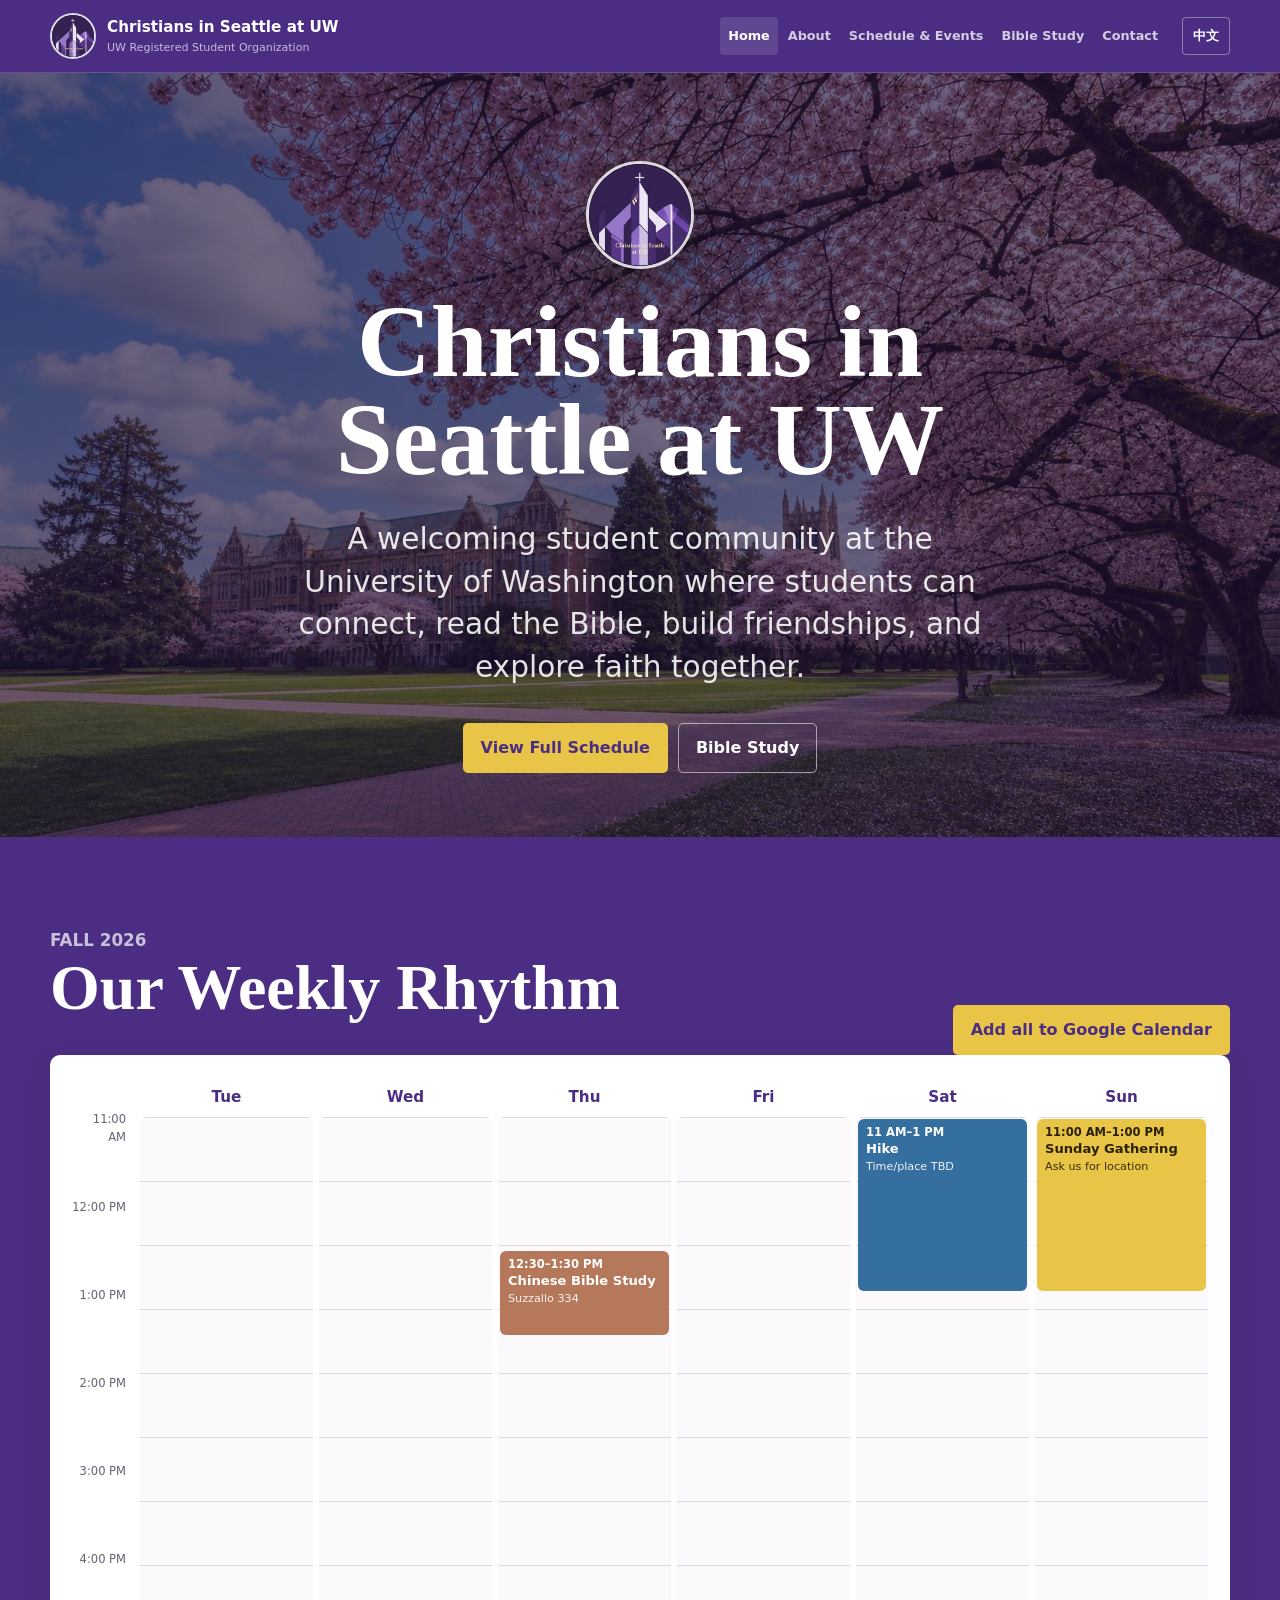
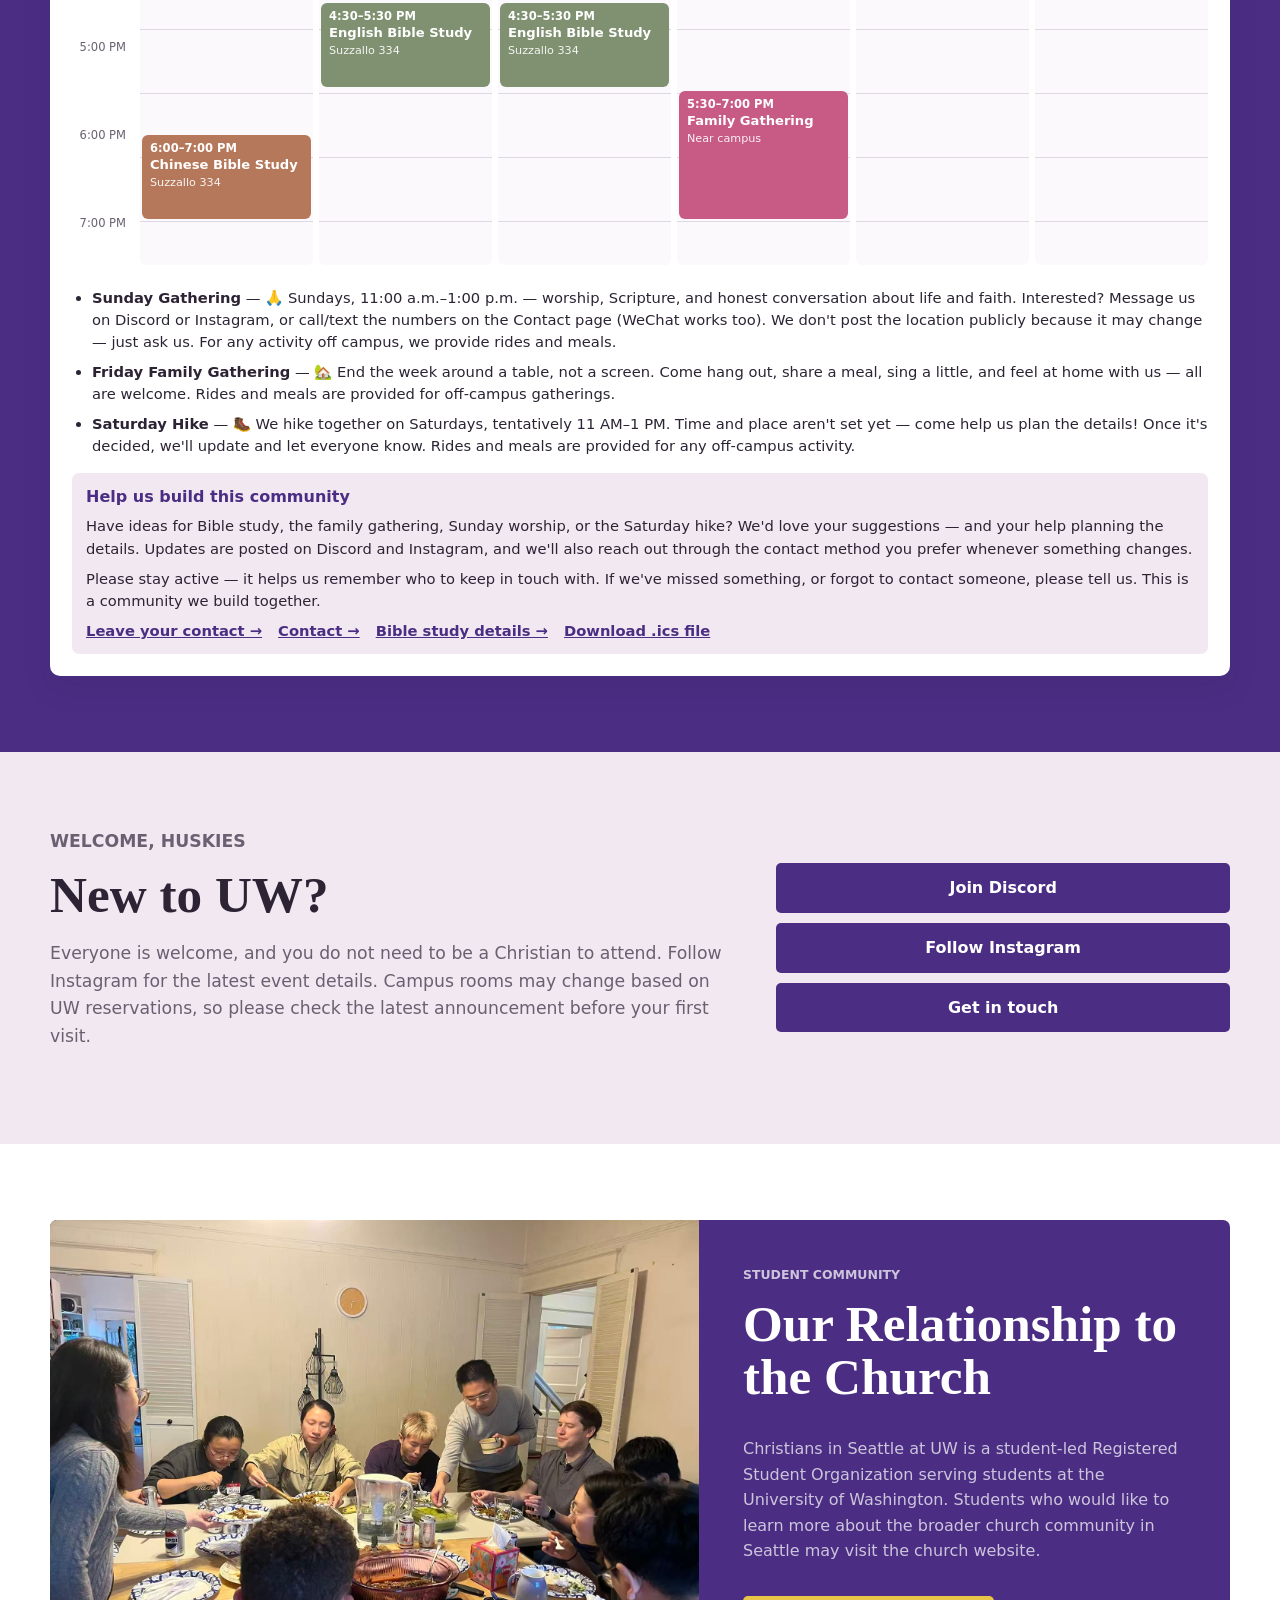
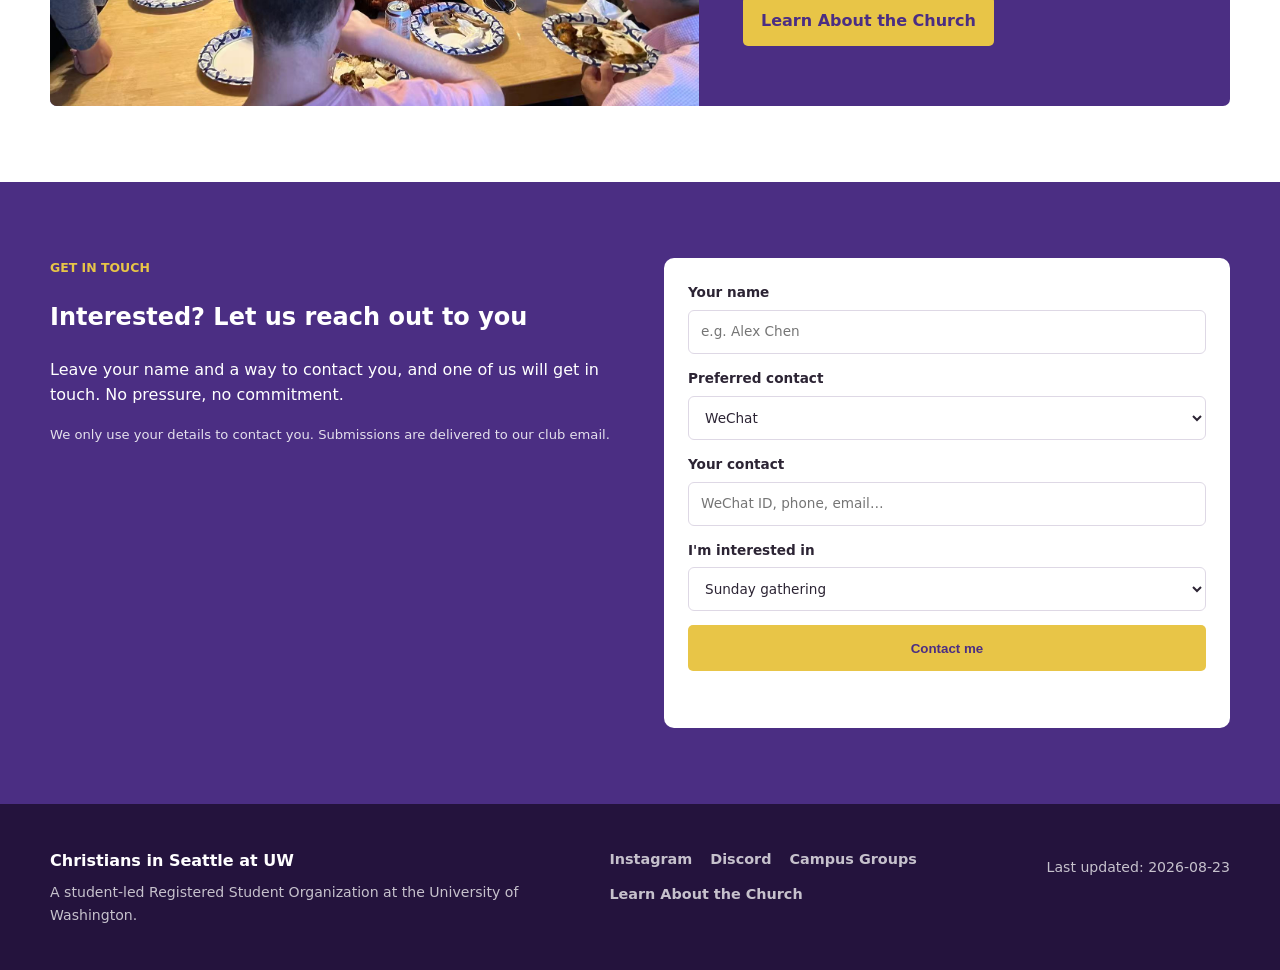
<file: index.html>
<!doctype html>
<html lang="en">
<head>
  <meta charset="utf-8">
  <meta name="viewport" content="width=device-width, initial-scale=1">
  <title>Christians in Seattle at UW</title>
  <meta name="description" content="A welcoming student community and Registered Student Organization at the University of Washington.">
  <meta property="og:title" content="Christians in Seattle at UW">
  <meta property="og:description" content="Connect, read the Bible, build friendships, and explore faith together at UW.">
  <meta property="og:type" content="website">
  <meta property="og:url" content="https://christiansinseattle.org">
  <meta property="og:image" content="https://christiansinseattle.org/images/hero/87941d06-473b-4a57-8537-38b1753b026d.jpg">
  <link rel="icon" href="images/branding/favicon.svg" type="image/svg+xml">
  <link rel="stylesheet" href="css/site.css">
  <script type="application/ld+json">
    {
      "@context": "https://schema.org",
      "@type": "Organization",
      "name": "Christians in Seattle at UW",
      "alternateName": "西雅图基督徒 UW 学生社团",
      "url": "https://christiansinseattle.org",
      "description": "A student-led Registered Student Organization at the University of Washington.",
      "sameAs": [
        "https://www.instagram.com/christiansinseattleatuw",
        "https://discord.gg/KaU6RJ3ZWE"
      ]
    }
  </script>
  <script type="module" src="js/app.js"></script>
</head>
<body>
  <a class="skip-link" href="#main">Skip to main content</a>
  <div id="site-header"></div>

  <main id="main">
    <section class="hero">
      <div class="hero-shell">
        <img class="hero-logo-center" data-config-image="logoImage" alt="Christians in Seattle at UW logo">
        <h1 data-public-name>Christians in Seattle at UW</h1>
        <p class="hero-description" data-i18n="home.description">A welcoming student community at the University of Washington where students can connect, read the Bible, build friendships, and explore faith together.</p>
        <div class="hero-actions">
          <a class="button button-primary" href="events.html" data-social-preview="schedule" data-i18n="home.viewSchedule">View Full Schedule</a>
          <a class="button button-secondary" href="bible-study.html" data-social-preview="bible" data-i18n="nav.bibleStudy">Bible Study</a>
        </div>
        <p class="inline-status" data-discord-unavailable data-i18n="common.discordUnavailable">Discord invite being updated</p>
      </div>
    </section>

    <section id="fall-schedule" class="section section-dark">
      <div class="shell">
        <div class="section-heading-row">
          <div class="section-heading">
            <p class="eyebrow">Fall 2026</p>
            <h2 data-i18n="home.featured">Fall Quarter Schedule</h2>
          </div>
          <div class="schedule-actions">
            <a class="button button-primary" href="#" data-google-calendar-all data-social-preview="calendar" data-i18n="common.addAll">Add all to Google Calendar</a>
          </div>
        </div>
        <div id="featured-schedule" class="schedule-grid" aria-live="polite"></div>
      </div>
    </section>



    <section class="section section-accent">
      <div class="shell split-panel">
        <div>
          <p class="eyebrow">Welcome, Huskies</p>
          <h2 data-i18n="home.newToUw">New to UW?</h2>
          <p data-i18n="home.newToUwText">Everyone is welcome, and you do not need to be a Christian to attend. Follow Instagram for the latest event details.</p>
          <p class="inline-status inline-status-dark" data-discord-unavailable data-i18n="common.discordUnavailable">Discord invite being updated</p>
        </div>
        <div class="action-stack">
          <a class="button button-dark" data-link="discordInviteUrl" data-social-preview="discord" data-i18n="home.joinDiscord">Join Discord</a>
          <a class="button button-dark" data-link="instagramUrl" data-social-preview="instagram" data-i18n="home.followInstagram">Follow Instagram</a>
          <a class="button button-dark" href="#interest" data-i18n="home.interestEyebrow">Get in touch</a>
        </div>
      </div>
    </section>

    <section class="section section-white">
      <div class="shell photo-strip">
        <img src="images/events/2026-10-sunday-worship/a93362bf0b61e6b5d104970b198494a0.jpg" alt="Students gathering for a campus fellowship event">
        <div class="photo-strip-copy">
          <p class="eyebrow">Student community</p>
          <h2 data-i18n="home.relationship">Our Relationship to the Church</h2>
          <p data-i18n="home.relationshipText">Christians in Seattle at UW is a student-led Registered Student Organization serving students at the University of Washington.</p>
          <p><a class="button button-primary" data-link="churchWebsiteUrl" data-social-preview="church" data-i18n="common.church">Learn About the Church</a></p>
        </div>
      </div>
    </section>
    <section id="interest" class="section section-dark">
      <div class="shell interest-layout">
        <div>
          <p class="eyebrow" data-i18n="home.interestEyebrow">Get in touch</p>
          <h2 data-i18n="home.interestTitle">Interested? Let us reach out to you</h2>
          <p data-i18n="home.interestText">Leave your name and a way to contact you, and one of us will get in touch. No pressure, no commitment.</p>
          <p class="form-privacy" data-i18n="home.formPrivacy">We only use your details to contact you. Submissions are delivered to our club email.</p>
        </div>
        <form id="interest-form" class="interest-form" novalidate>
          <label>
            <span data-i18n="home.formName">Your name</span>
            <input type="text" name="name" autocomplete="name" maxlength="80" required data-i18n-placeholder="home.formNamePh" placeholder="e.g. Alex Chen">
          </label>
          <label>
            <span data-i18n="home.formMethod">Preferred contact</span>
            <select name="method">
              <option value="WeChat" data-i18n="home.methodWechat">WeChat</option>
              <option value="Phone / text" data-i18n="home.methodPhone">Phone / text</option>
              <option value="Email" data-i18n="home.methodEmail">Email</option>
              <option value="Discord" data-i18n="home.methodDiscord">Discord</option>
              <option value="Instagram" data-i18n="home.methodInstagram">Instagram</option>
            </select>
          </label>
          <label>
            <span data-i18n="home.formContact">Your contact</span>
            <input type="text" name="contact" maxlength="120" required data-i18n-placeholder="home.formContactPh" placeholder="WeChat ID, phone, email…">
          </label>
          <label>
            <span data-i18n="home.formInterest">I'm interested in</span>
            <select name="interest">
              <option value="Sunday gathering" data-i18n="home.intSunday">Sunday gathering</option>
              <option value="Bible reading" data-i18n="home.intReading">Bible reading</option>
              <option value="Friday family gathering" data-i18n="home.intFriday">Friday family gathering</option>
              <option value="Saturday hike" data-i18n="home.intHike">Saturday hike</option>
              <option value="Not sure yet" data-i18n="home.intAny">Not sure yet — just say hi</option>
            </select>
          </label>
          <input type="text" name="_honey" class="hp-field" tabindex="-1" autocomplete="off" aria-hidden="true">
          <button class="button button-primary" type="submit" data-i18n="home.formSubmit">Contact me</button>
          <p class="form-status" data-form-status role="status" aria-live="polite"></p>
        </form>
      </div>
    </section>
  </main>

  <div id="site-footer"></div>
  <script type="module">
    import { fallOrientationEvents } from "./data/events.js";
    import { splitEvents, renderUpcoming } from "./js/schedule.js";
    import { bindInterestForm } from "./js/interest.js";
    bindInterestForm(document.querySelector("#interest-form"));
    function renderHomeSchedule() {
      const groups = splitEvents(fallOrientationEvents);
      renderUpcoming(document.querySelector("#featured-schedule"), groups.upcoming);
    }
    renderHomeSchedule();
    window.addEventListener("languagechange", renderHomeSchedule);
  </script>
</body>
</html>
</file>
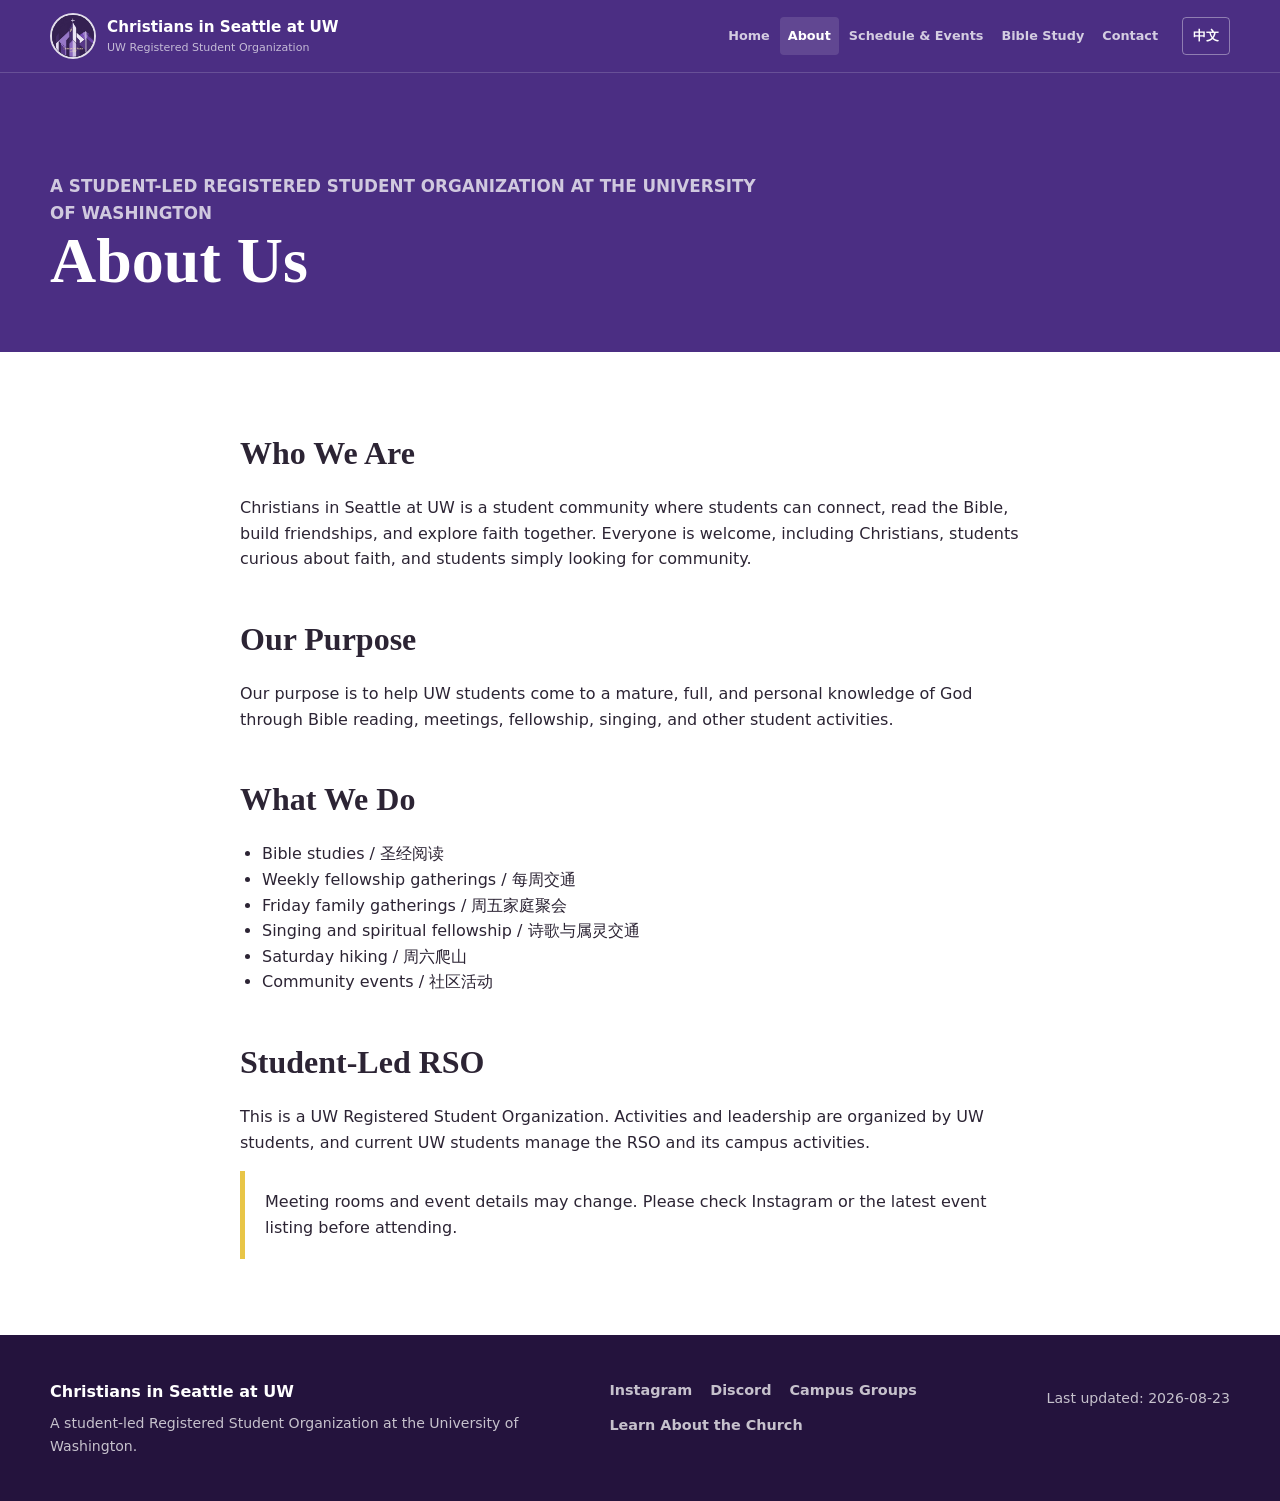
<file: about.html>
<!doctype html>
<html lang="en">
<head>
  <meta charset="utf-8">
  <meta name="viewport" content="width=device-width, initial-scale=1">
  <title>About | Christians in Seattle at UW</title>
  <meta name="description" content="Learn about the purpose and student-led activities of Christians in Seattle at UW.">
  <meta property="og:title" content="About Christians in Seattle at UW">
  <meta property="og:description" content="A student-led Registered Student Organization at the University of Washington.">
  <meta property="og:type" content="website">
  <link rel="icon" href="images/branding/favicon.svg" type="image/svg+xml">
  <link rel="stylesheet" href="css/site.css">
  <script type="module" src="js/app.js"></script>
</head>
<body>
  <a class="skip-link" href="#main">Skip to main content</a>
  <div id="site-header"></div>
  <main id="main">
    <header class="page-hero">
      <div class="shell">
        <p class="eyebrow" data-organization-type>A Registered Student Organization at the University of Washington</p>
        <h1 data-i18n="about.title">About Us</h1>
      </div>
    </header>

    <section class="section section-white">
      <div class="shell prose">
        <h2 data-i18n="about.who">Who We Are</h2>
        <p data-i18n="about.whoText">Christians in Seattle at UW is a student community where students can connect, read the Bible, build friendships, and explore faith together.</p>

        <h2 data-i18n="about.purpose">Our Purpose</h2>
        <p data-i18n="about.purposeText">Our purpose is to help UW students come to a mature, full, and personal knowledge of God through Bible reading, meetings, fellowship, singing, and other student activities.</p>

        <h2 data-i18n="about.what">What We Do</h2>
        <ul>
          <li>Bible studies / 圣经阅读</li>
          <li>Weekly fellowship gatherings / 每周交通</li>
          <li>Friday family gatherings / 周五家庭聚会</li>
          <li>Singing and spiritual fellowship / 诗歌与属灵交通</li>
          <li>Saturday hiking / 周六爬山</li>
          <li>Community events / 社区活动</li>
        </ul>

        <h2 data-i18n="about.studentLed">Student-Led RSO</h2>
        <p data-i18n="about.studentLedText">This is a UW Registered Student Organization. Activities and leadership are organized by UW students.</p>
        <div class="notice" data-i18n="common.latestNotice">Meeting rooms and event details may change. Please check Instagram, Discord, or the latest event listing before attending.</div>
      </div>
    </section>
  </main>
  <div id="site-footer"></div>
</body>
</html>
</file>
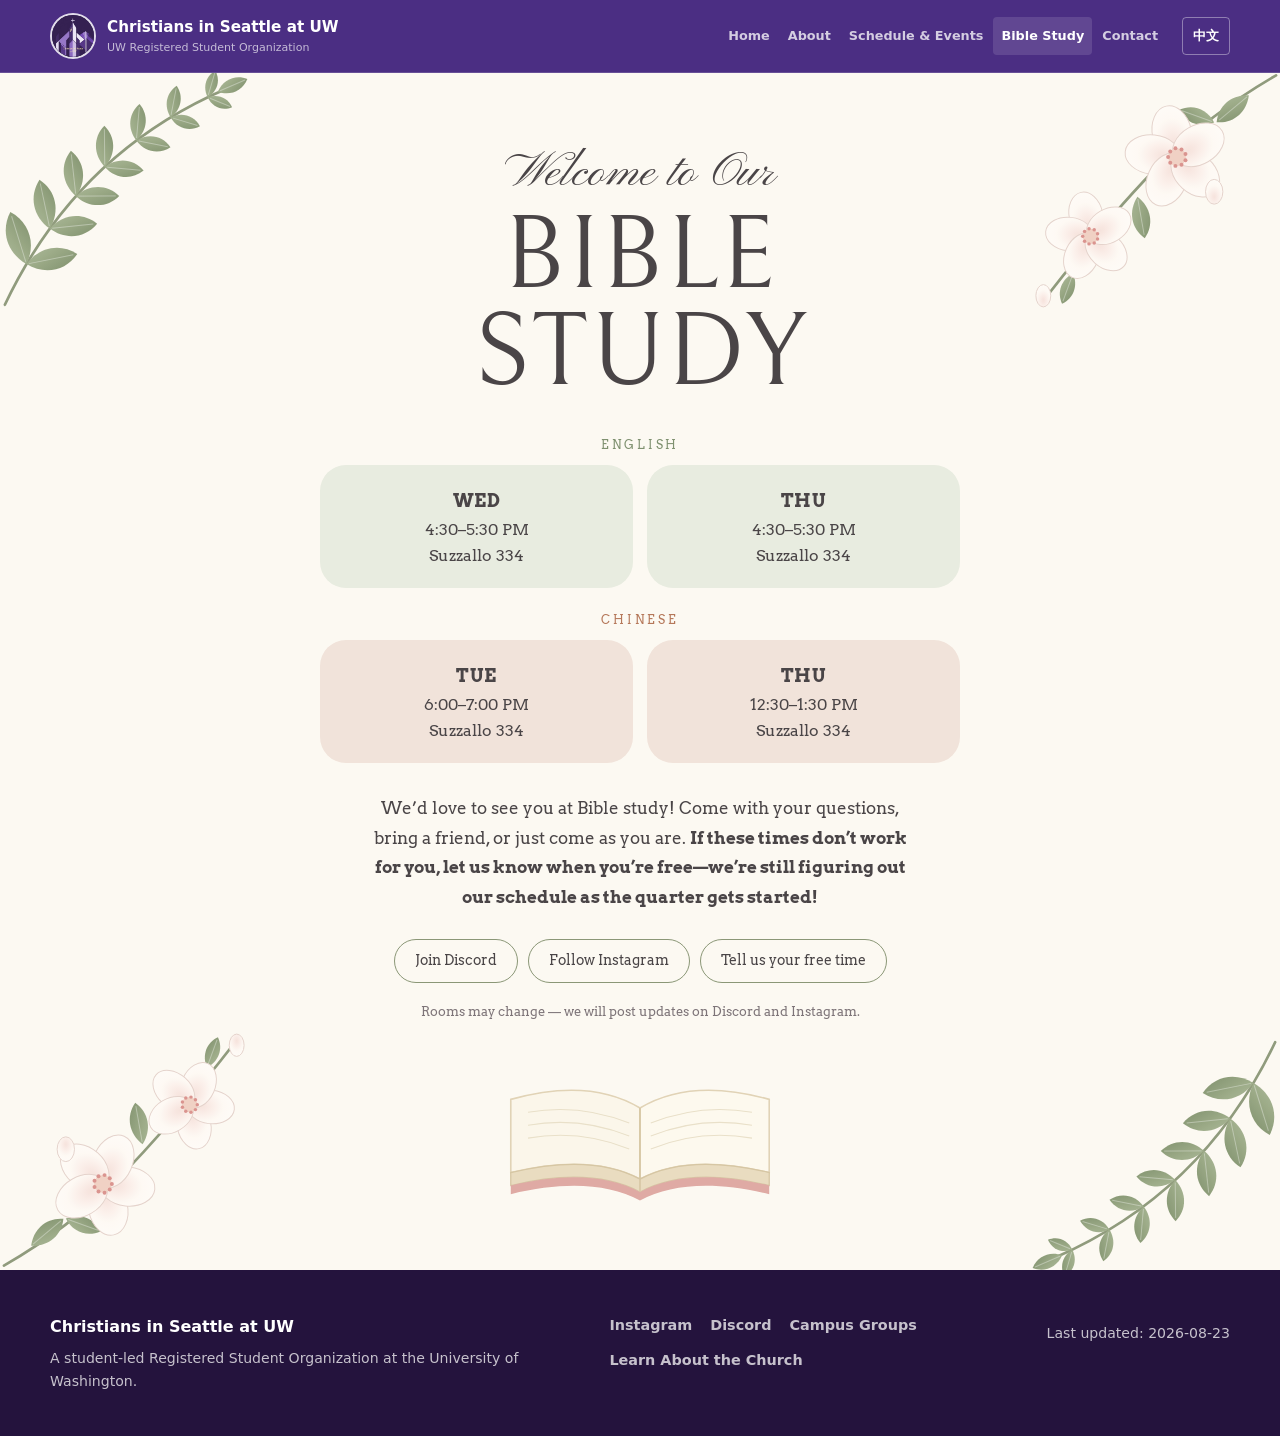
<file: bible-study.html>
<!doctype html>
<html lang="en">
<head>
  <meta charset="utf-8">
  <meta name="viewport" content="width=device-width, initial-scale=1">
  <title>Bible Study | Christians in Seattle at UW</title>
  <meta name="description" content="Weekly Bible study for University of Washington students, in English and Chinese.">
  <meta property="og:title" content="Bible Study | Christians in Seattle at UW">
  <meta property="og:description" content="Come with your questions, bring a friend, or just come as you are.">
  <meta property="og:type" content="website">
  <link rel="icon" href="images/branding/favicon.svg" type="image/svg+xml">
  <link rel="preconnect" href="https://fonts.googleapis.com">
  <link rel="preconnect" href="https://fonts.gstatic.com" crossorigin>
  <link rel="stylesheet" href="https://fonts.googleapis.com/css2?family=Arvo:wght@400;700&family=Bellefair&family=Pinyon+Script&display=swap">
  <link rel="stylesheet" href="css/site.css">
  <link rel="stylesheet" href="css/bible.css">
  <script type="module" src="js/app.js"></script>
  <script type="module" src="js/bible-art.js"></script>
</head>
<body>
  <a class="skip-link" href="#main">Skip to main content</a>
  <div id="site-header"></div>
  <main id="main" class="bible-page">
    <div class="bible-stage">
      <svg class="art art-tl" viewBox="0 0 210 210" aria-hidden="true"><use href="#art-sprig"/></svg>
      <svg class="art art-tr" viewBox="0 0 210 210" aria-hidden="true"><use href="#art-branch"/></svg>
      <svg class="art art-bl" viewBox="0 0 210 210" aria-hidden="true"><use href="#art-branch"/></svg>
      <svg class="art art-br" viewBox="0 0 210 210" aria-hidden="true"><use href="#art-sprig"/></svg>
      <div class="bible-inner">
        <p class="bible-script" data-i18n="bible.welcomeTo">Welcome to Our</p>
        <h1 class="bible-title" data-i18n="bible.title">Bible Study</h1>
        <div class="bible-groups">
          <section class="bible-group bible-en">
            <h2 data-i18n="bible.english">English</h2>
            <div class="bible-slots">
              <article class="bible-slot"><strong data-i18n="bible.wed">WED</strong><span data-i18n="bible.timeAfternoon">4:30–5:30 PM</span><span>Suzzallo 334</span></article>
              <article class="bible-slot"><strong data-i18n="bible.thu">THU</strong><span data-i18n="bible.timeAfternoon">4:30–5:30 PM</span><span>Suzzallo 334</span></article>
            </div>
          </section>
          <section class="bible-group bible-zh">
            <h2 data-i18n="bible.chinese">Chinese</h2>
            <div class="bible-slots">
              <article class="bible-slot"><strong data-i18n="bible.tue">TUE</strong><span data-i18n="bible.timeTue">6:00–7:00 PM</span><span>Suzzallo 334</span></article>
              <article class="bible-slot"><strong data-i18n="bible.thu">THU</strong><span data-i18n="bible.timeNoon">12:30–1:30 PM</span><span>Suzzallo 334</span></article>
            </div>
          </section>
        </div>
        <p class="bible-copy"><span data-i18n="bible.invite">We’d love to see you at Bible study! Come with your questions, bring a friend, or just come as you are.</span> <strong data-i18n="bible.flex">If these times don’t work for you, let us know when you’re free—we’re still figuring out our schedule as the quarter gets started!</strong></p>
        <p class="bible-links">
          <a class="bible-button" data-link="discordInviteUrl" data-social-preview="discord" data-i18n="home.joinDiscord">Join Discord</a>
          <a class="bible-button" data-link="instagramUrl" data-social-preview="instagram" data-i18n="home.followInstagram">Follow Instagram</a>
          <a class="bible-button" href="index.html#interest" data-i18n="bible.tellUs">Tell us your free time</a>
        </p>
        <p class="bible-note bible-note-strong" data-until="2026-10-07" data-i18n="bible.tueNote">This Tuesday (10/6) only: we meet in Suzzallo 338.</p>
        <p class="bible-note" data-i18n="bible.roomNote">Rooms may change — we will post updates on Discord and Instagram.</p>
        <svg class="bible-book" viewBox="0 0 260 150" role="img" aria-label="Open Bible"><use href="#art-book"/></svg>
      </div>
    </div>
  </main>
  <div id="site-footer"></div>
</body>
</html>
</file>
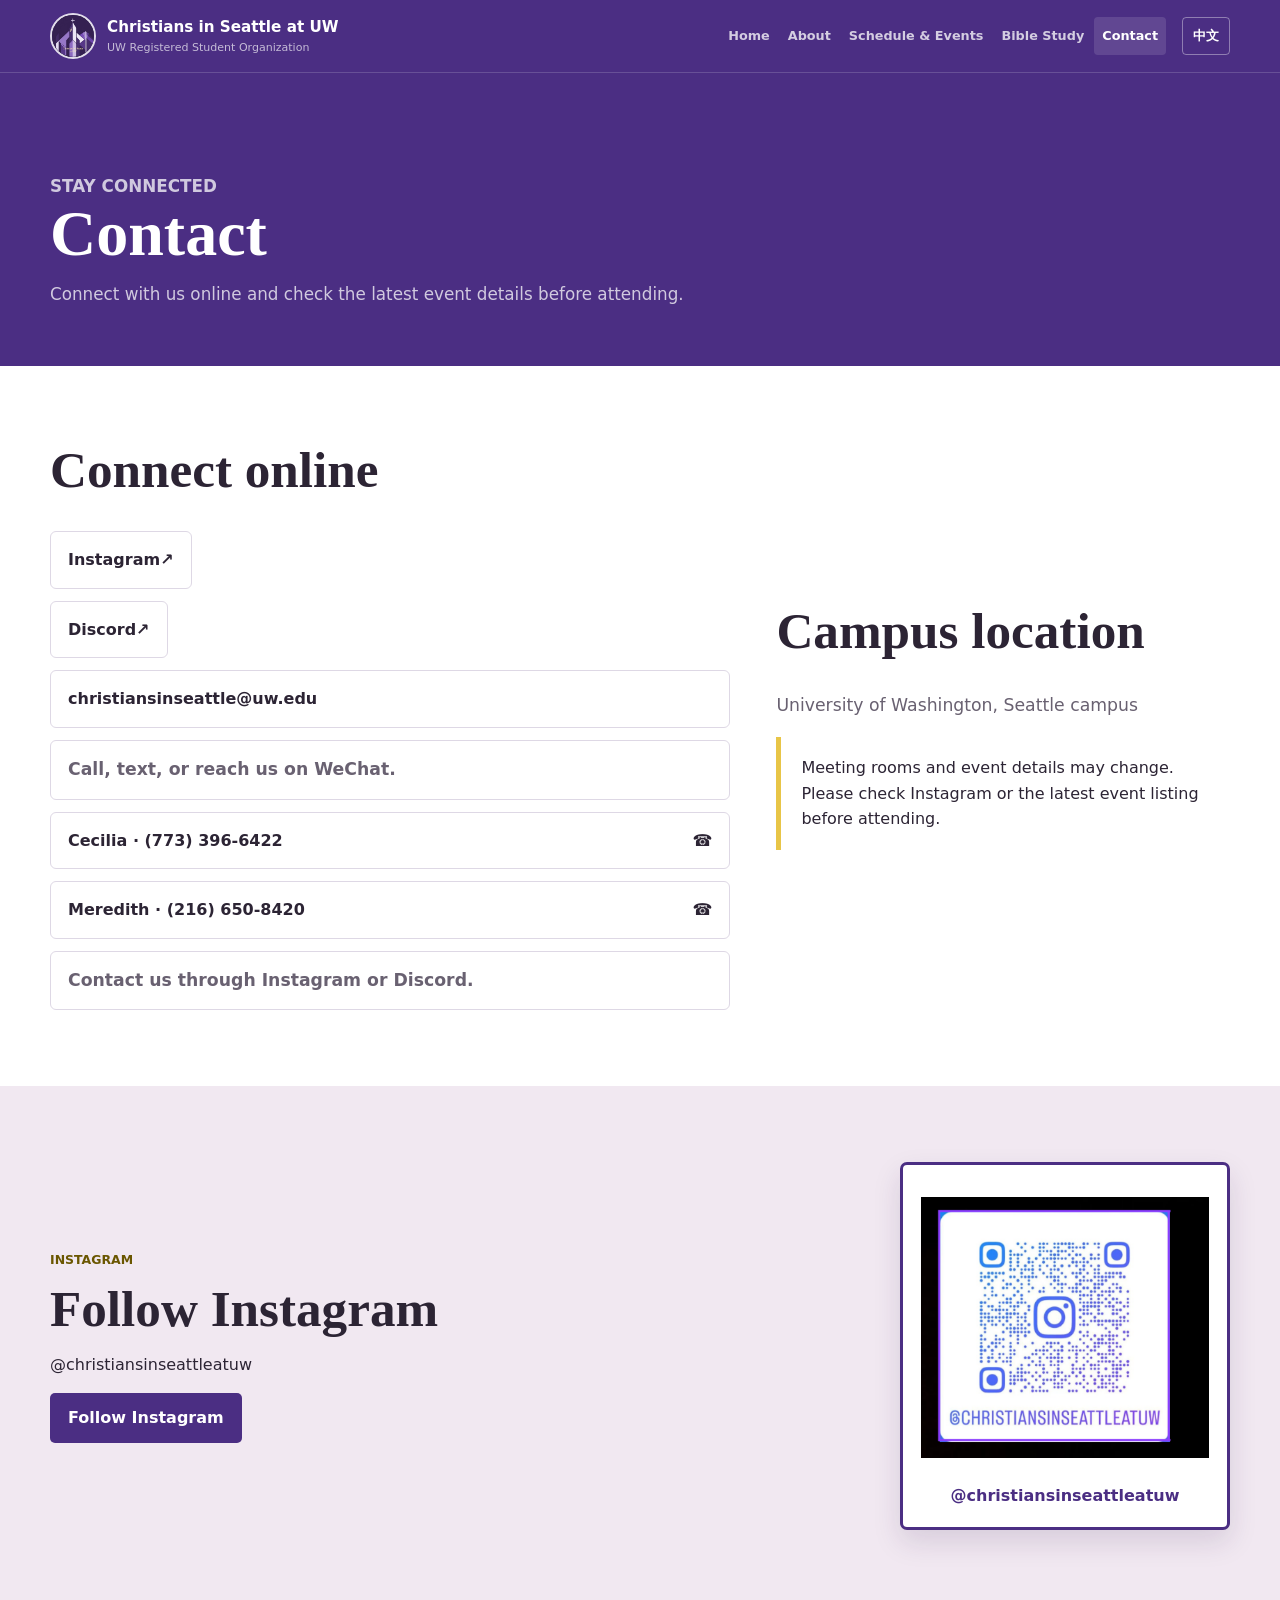
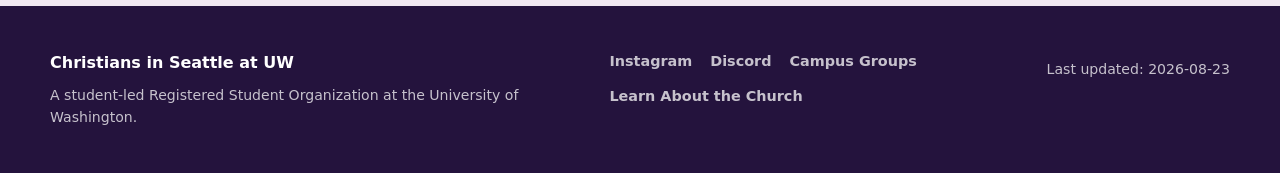
<file: contact.html>
<!doctype html>
<html lang="en">
<head>
  <meta charset="utf-8">
  <meta name="viewport" content="width=device-width, initial-scale=1">
  <title>Contact | Christians in Seattle at UW</title>
  <meta name="description" content="Contact Christians in Seattle at UW through Instagram or Discord and check current event details.">
  <meta property="og:title" content="Contact | Christians in Seattle at UW">
  <meta property="og:description" content="Connect with the student community and check the latest event details.">
  <meta property="og:type" content="website">
  <link rel="icon" href="images/branding/favicon.svg" type="image/svg+xml">
  <link rel="stylesheet" href="css/site.css">
  <script type="module" src="js/app.js"></script>
</head>
<body>
  <a class="skip-link" href="#main">Skip to main content</a>
  <div id="site-header"></div>
  <main id="main">
    <header class="page-hero">
      <div class="shell">
        <p class="eyebrow">Stay connected</p>
        <h1 data-i18n="pages.contactTitle">Contact</h1>
        <p data-i18n="pages.contactIntro">Connect with us online and check the latest event details before attending.</p>
      </div>
    </header>
    <section class="section section-white">
      <div class="shell split-panel">
        <div>
          <div class="section-heading"><h2 data-i18n="pages.contactOnline">Connect online</h2></div>
          <div class="contact-list">
            <a data-link="instagramUrl" data-social-preview="instagram"><span data-i18n="common.instagram">Instagram</span><span aria-hidden="true">↗</span></a>
            <a data-link="discordInviteUrl" data-social-preview="discord"><span data-i18n="common.discord">Discord</span><span aria-hidden="true">↗</span></a>
            <a data-contact-email></a>
            <p data-i18n="pages.contactPhoneNote">Call, text, or reach us on WeChat.</p>
            <div data-contact-phones class="contact-phones"></div>
            <p data-discord-unavailable data-i18n="common.discordUnavailable">Discord invite being updated</p>
            <p data-i18n="common.noContact">Contact us through Instagram or Discord.</p>
          </div>
        </div>
        <div>
          <div class="section-heading"><h2 data-i18n="pages.contactLocation">Campus location</h2></div>
          <p data-i18n="pages.contactLocationText">University of Washington, Seattle campus</p>
          <div class="notice" data-i18n="common.latestNotice">Meeting rooms and event details may change. Please check Instagram, Discord, or the latest event listing before attending.</div>
        </div>
      </div>
    </section>
    <section id="instagram" class="section section-accent">
      <div class="shell social-qr-layout">
        <div>
          <p class="eyebrow">Instagram</p>
          <h2 data-i18n="home.followInstagram">Follow Instagram</h2>
          <p data-instagram-username>@christiansinseattleatuw</p>
          <a class="button button-dark" data-link="instagramUrl" data-social-preview="instagram" data-i18n="home.followInstagram">Follow Instagram</a>
        </div>
        <figure class="qr-card">
          <img data-config-image="instagramQrImage" data-i18n-alt="common.instagramQrAlt" alt="Instagram QR code for Christians in Seattle at UW">
          <figcaption data-instagram-username>@christiansinseattleatuw</figcaption>
        </figure>
      </div>
    </section>
  </main>
  <div id="site-footer"></div>
</body>
</html>
</file>
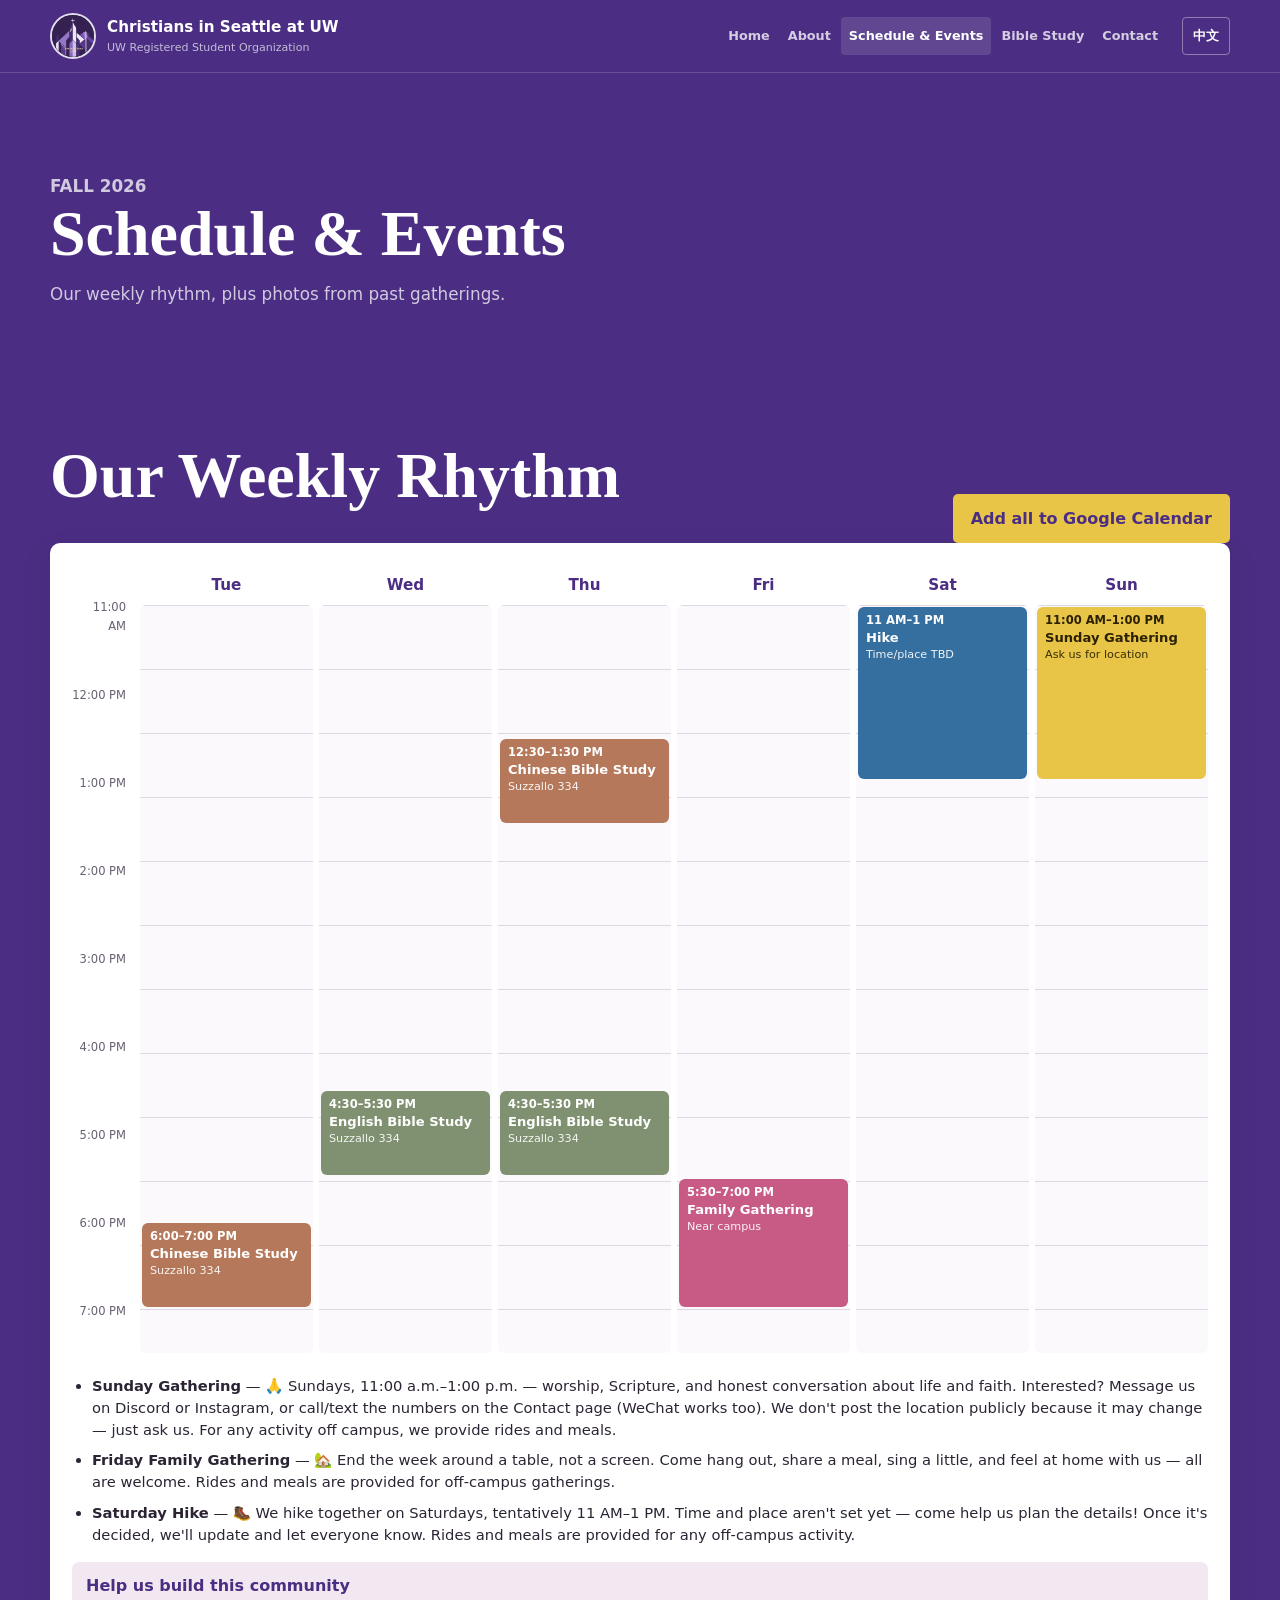
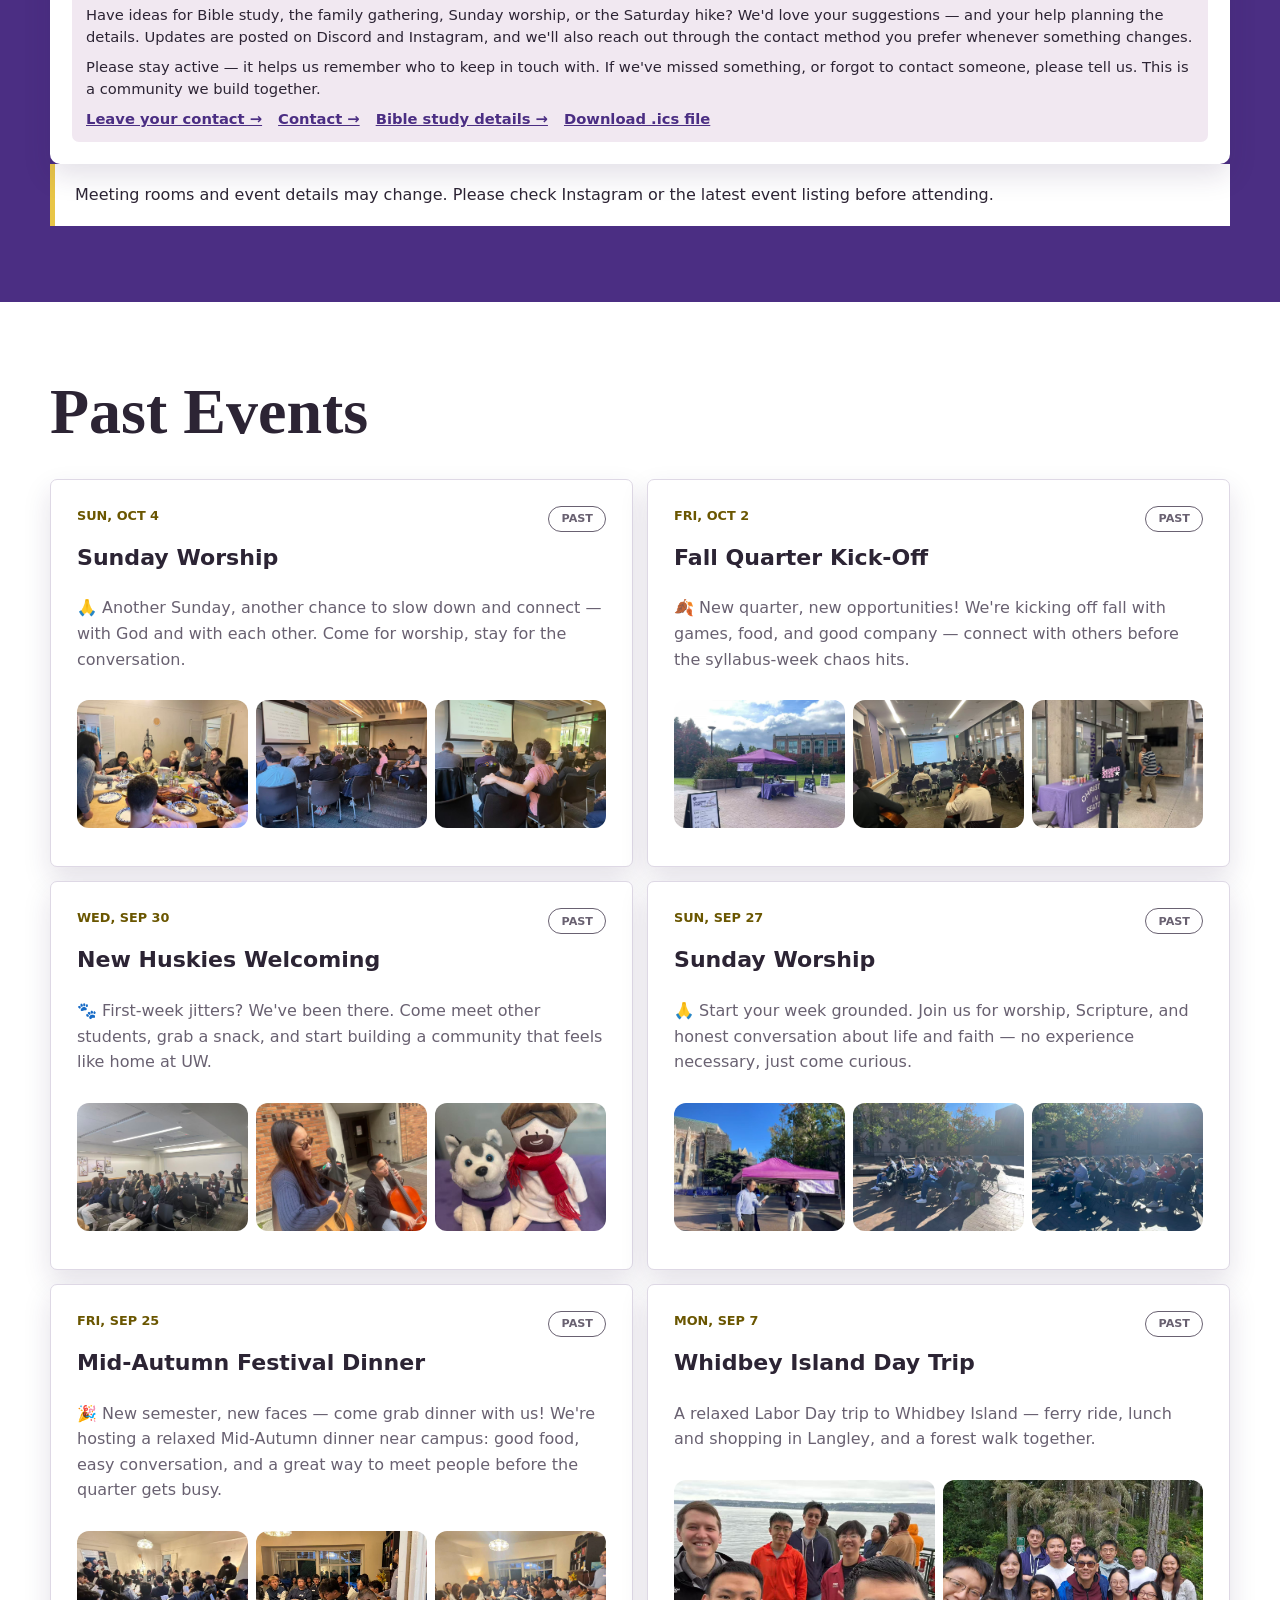
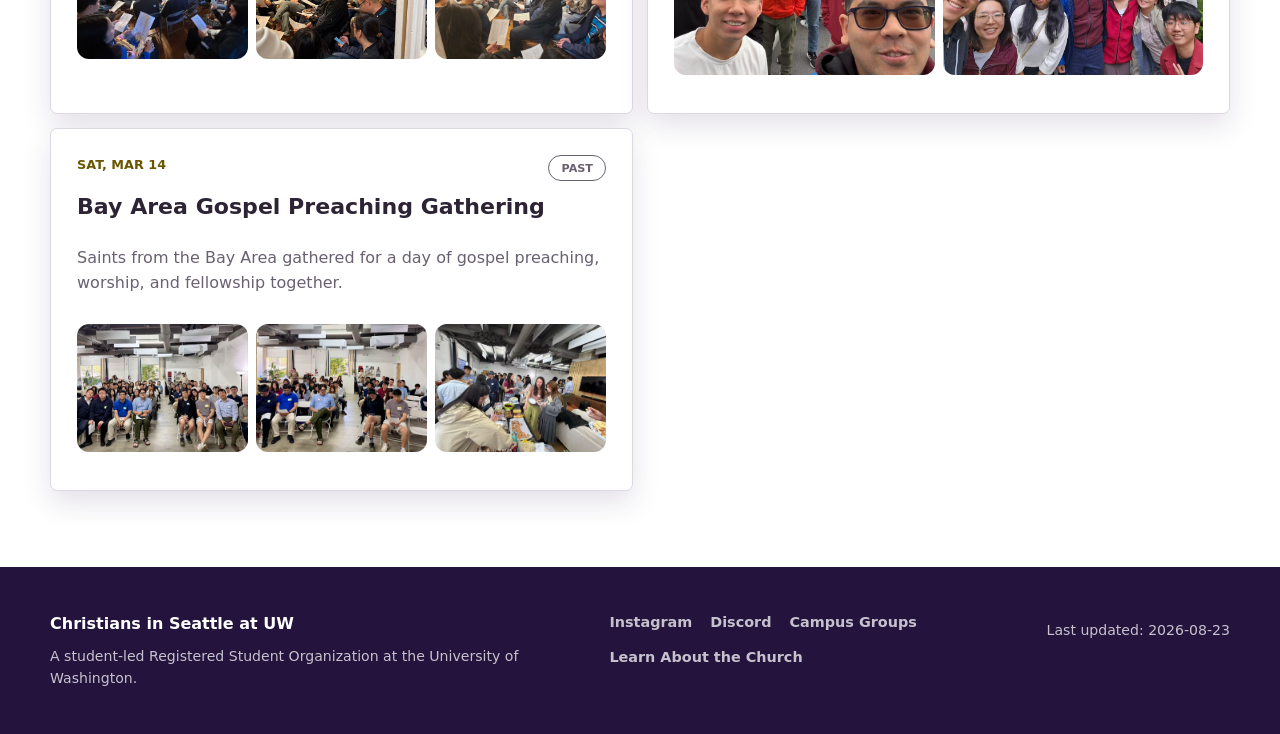
<file: events.html>
<!doctype html>
<html lang="en">
<head>
  <meta charset="utf-8">
  <meta name="viewport" content="width=device-width, initial-scale=1">
  <title>Schedule &amp; Events | Christians in Seattle at UW</title>
  <meta name="description" content="Upcoming and past student events for Christians in Seattle at UW.">
  <meta property="og:title" content="Events | Christians in Seattle at UW">
  <meta property="og:description" content="Bible reading, fellowship, welcome events, and student activities at UW.">
  <meta property="og:type" content="website">
  <link rel="icon" href="images/branding/favicon.svg" type="image/svg+xml">
  <link rel="stylesheet" href="css/site.css">
  <script type="module" src="js/app.js"></script>
</head>
<body>
  <a class="skip-link" href="#main">Skip to main content</a>
  <div id="site-header"></div>
  <main id="main">
    <header class="page-hero">
      <div class="shell">
        <p class="eyebrow">Fall 2026</p>
        <h1 data-i18n="pages.eventsTitle">Schedule &amp; Events</h1>
        <p data-i18n="pages.eventsIntro">Our weekly rhythm, plus photos from past gatherings.</p>
      </div>
    </header>
    <section class="section section-dark">
      <div class="shell">
        <div class="section-heading-row">
          <div class="section-heading"><h2 data-i18n="home.featured">Our Weekly Rhythm</h2></div>
          <div class="schedule-actions">
            <a class="button button-primary" href="#" data-google-calendar-all data-social-preview="calendar" data-i18n="common.addAll">Add all to Google Calendar</a>
          </div>
        </div>
        <div id="upcoming-events" class="schedule-grid" aria-live="polite"></div>
        <div class="notice" data-i18n="common.latestNotice">Meeting rooms and event details may change. Please check Instagram, Discord, or the latest event listing before attending.</div>
      </div>
    </section>
    <section class="section section-white">
      <div class="shell">
        <div class="section-heading"><h2 data-i18n="pages.past">Past Events</h2></div>
        <div id="past-events" class="schedule-grid" aria-live="polite"></div>
      </div>
    </section>
  </main>
  <div id="site-footer"></div>
  <script type="module">
    import { pastEvents } from "./data/events.js";
    import { splitEvents, renderSchedule, renderUpcoming } from "./js/schedule.js";
    import { getLanguage } from "./js/i18n.js";
    function render() {
      const groups = splitEvents();
      renderUpcoming(document.querySelector("#upcoming-events"), groups.upcoming);
      const past = document.querySelector("#past-events");
      const allPast = [...groups.past, ...groups.cancelled, ...pastEvents].sort((a, b) => b.date.localeCompare(a.date));
      if (allPast.length) {
        renderSchedule(past, allPast);
      } else {
        past.innerHTML = "<p class=\"empty-state\">" + (getLanguage() === "zh" ? "目前没有过往活动记录。" : "No past events are listed yet.") + "</p>";
      }
    }
    render();
    window.addEventListener("languagechange", render);
  </script>
</body>
</html>
</file>
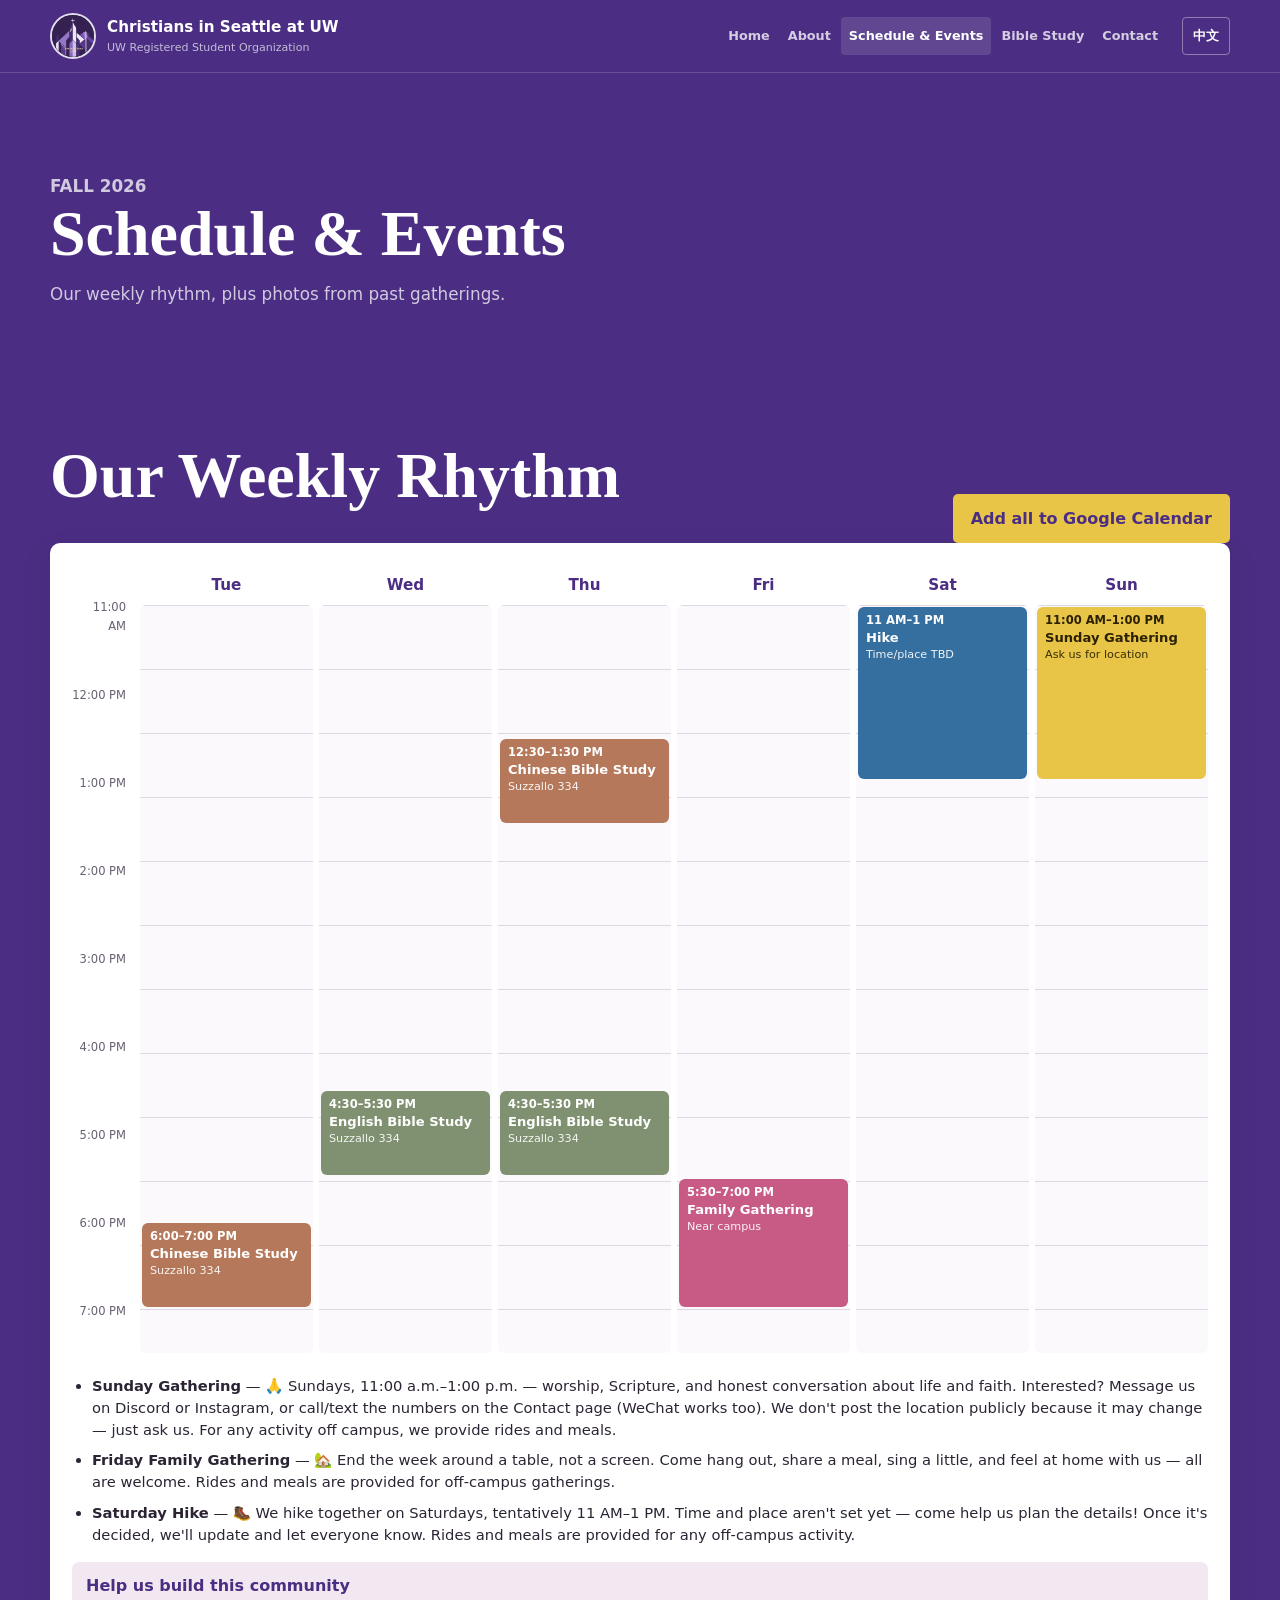
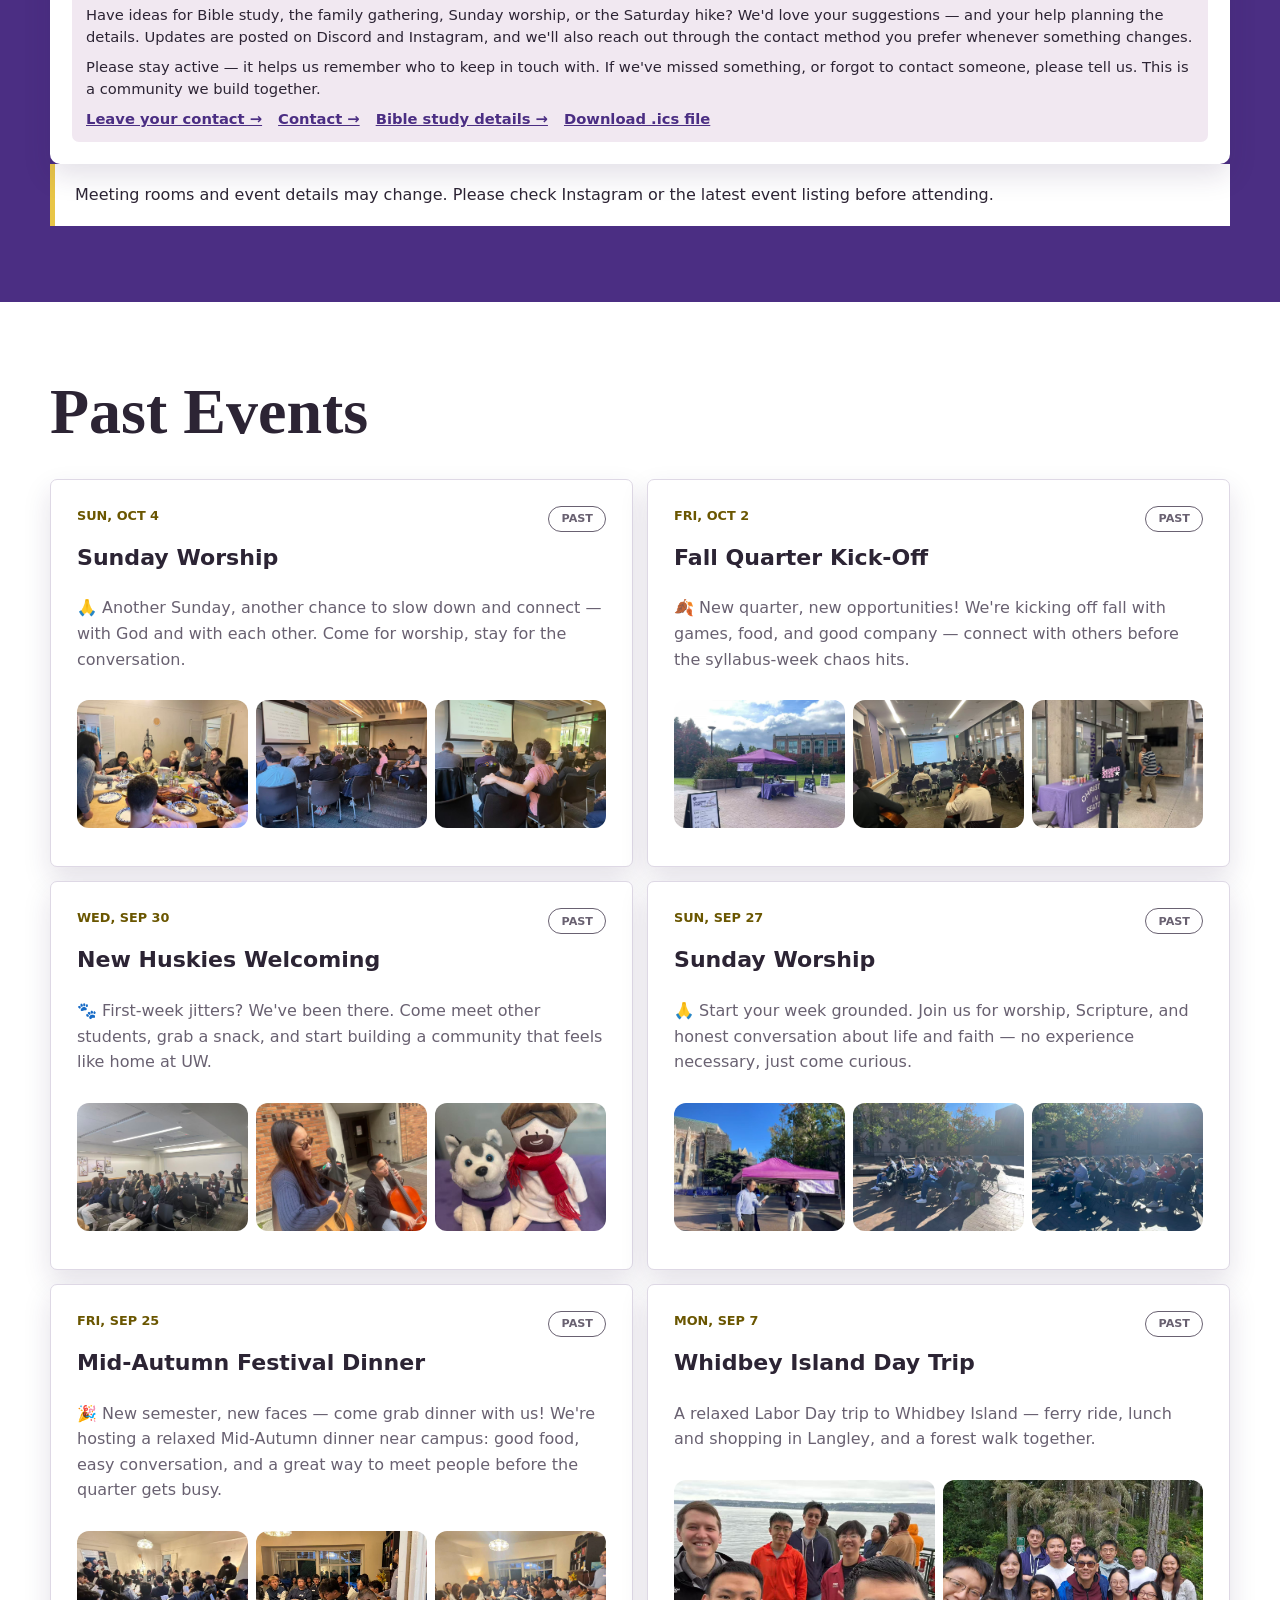
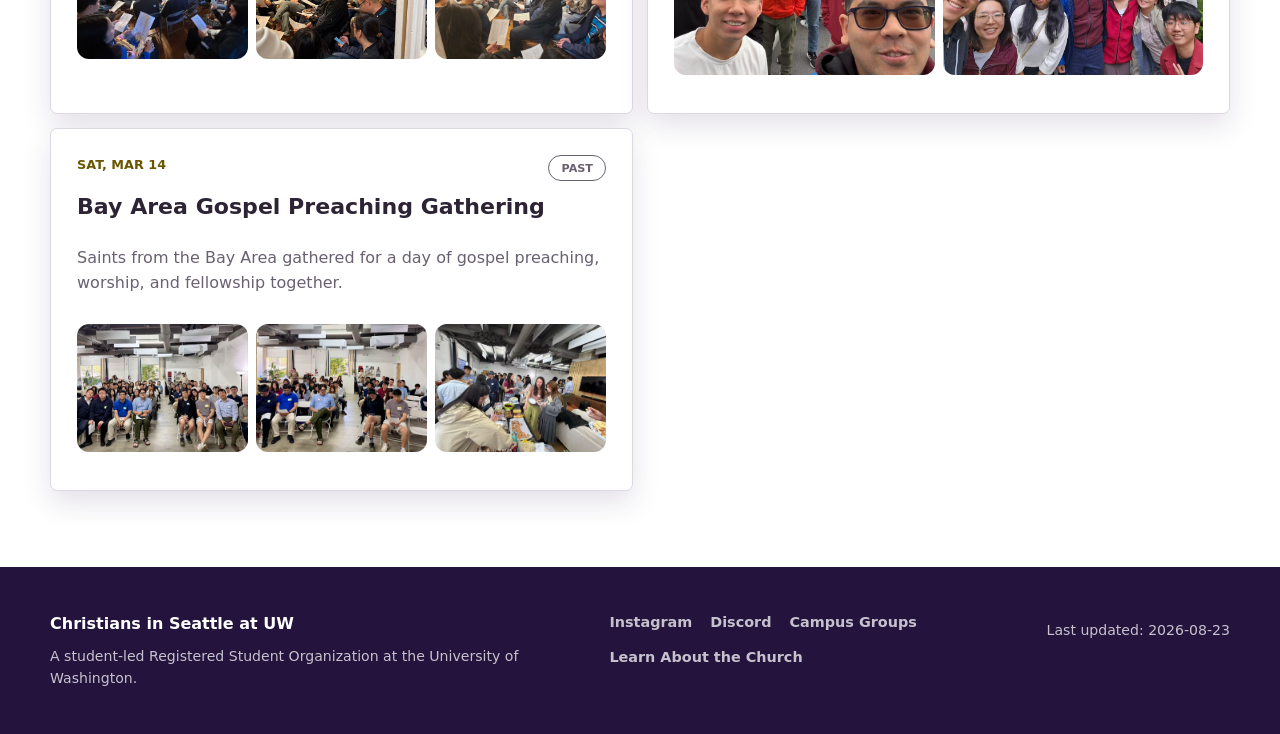
<file: fall-schedule.html>
<!doctype html>
<html lang="en">
<head>
  <meta charset="utf-8">
  <meta name="viewport" content="width=device-width, initial-scale=1">
  <title>Redirecting… | Christians in Seattle at UW</title>
  <meta http-equiv="refresh" content="0; url=events.html">
  <meta name="robots" content="noindex">
  <link rel="canonical" href="https://christiansinseattle.org/events.html">
  <script>location.replace("events.html" + location.hash);</script>
</head>
<body><p><a href="events.html">Continue</a></p></body>
</html>
</file>
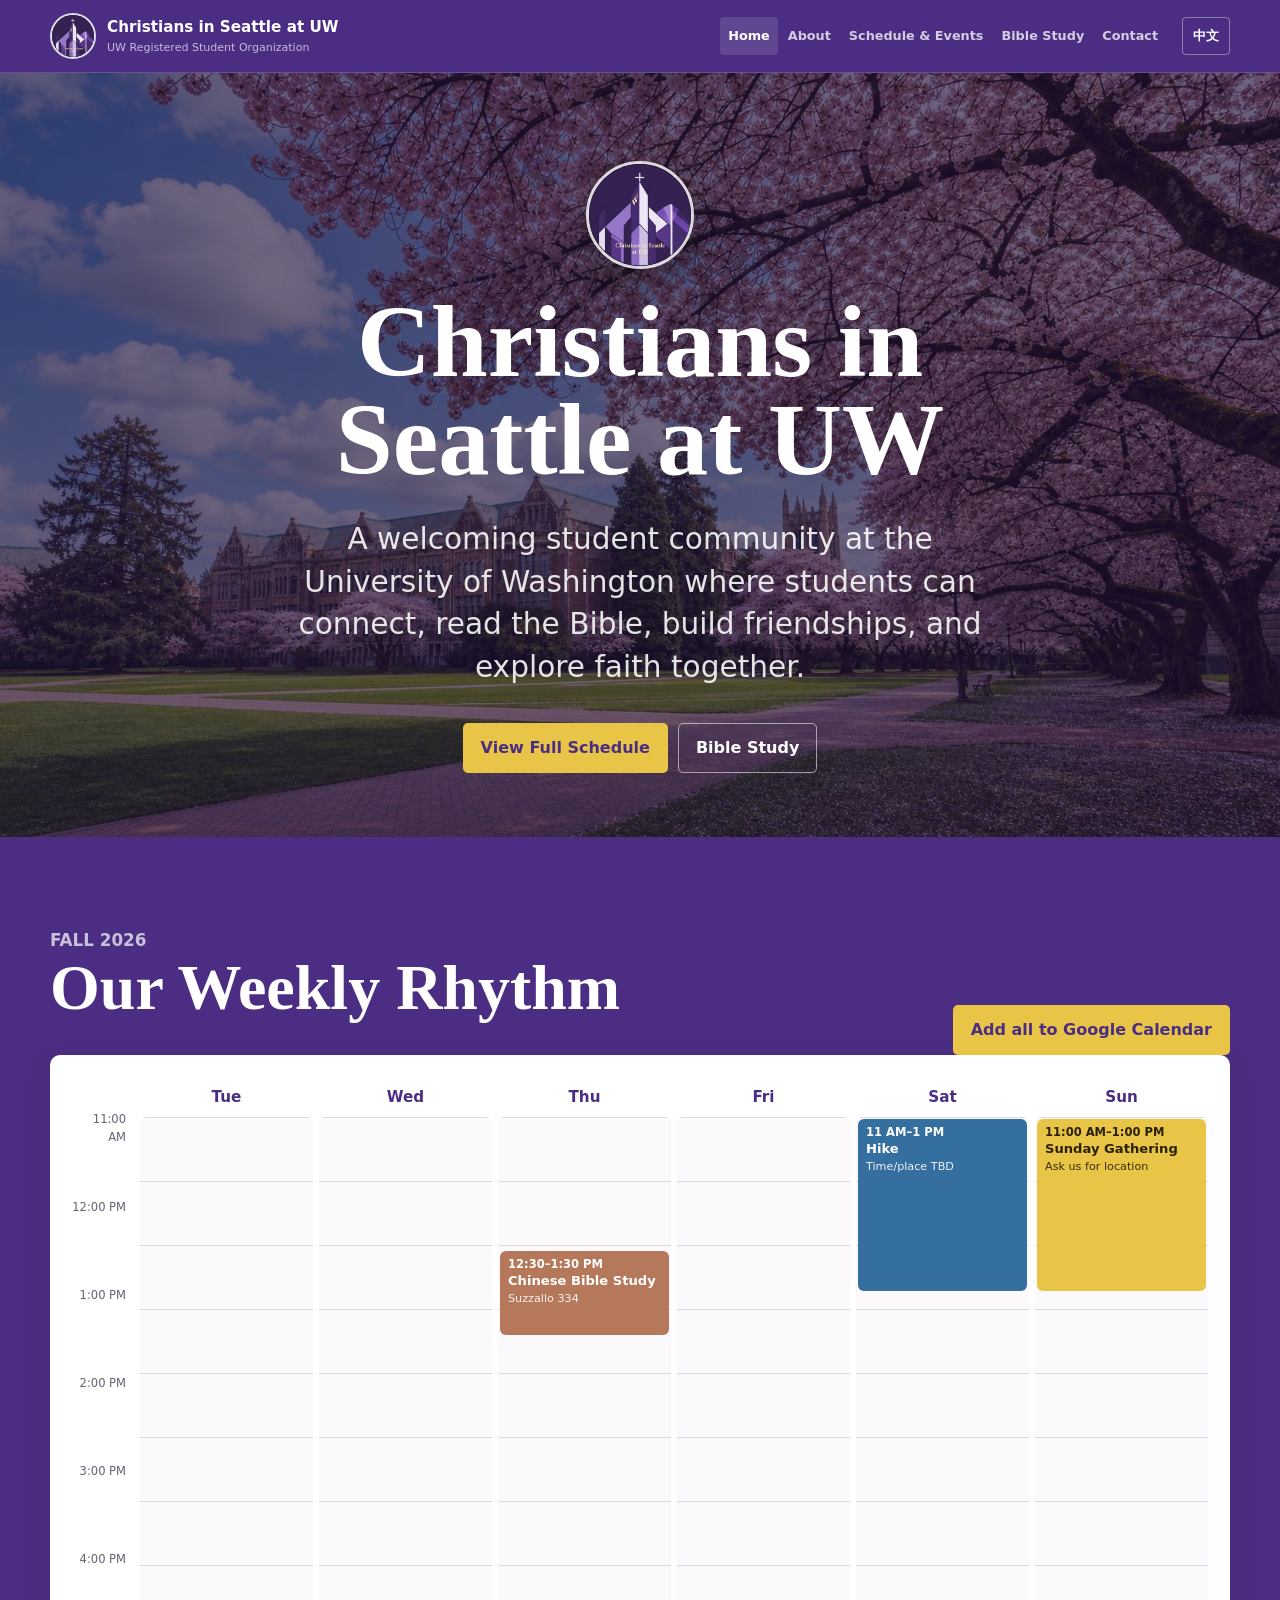
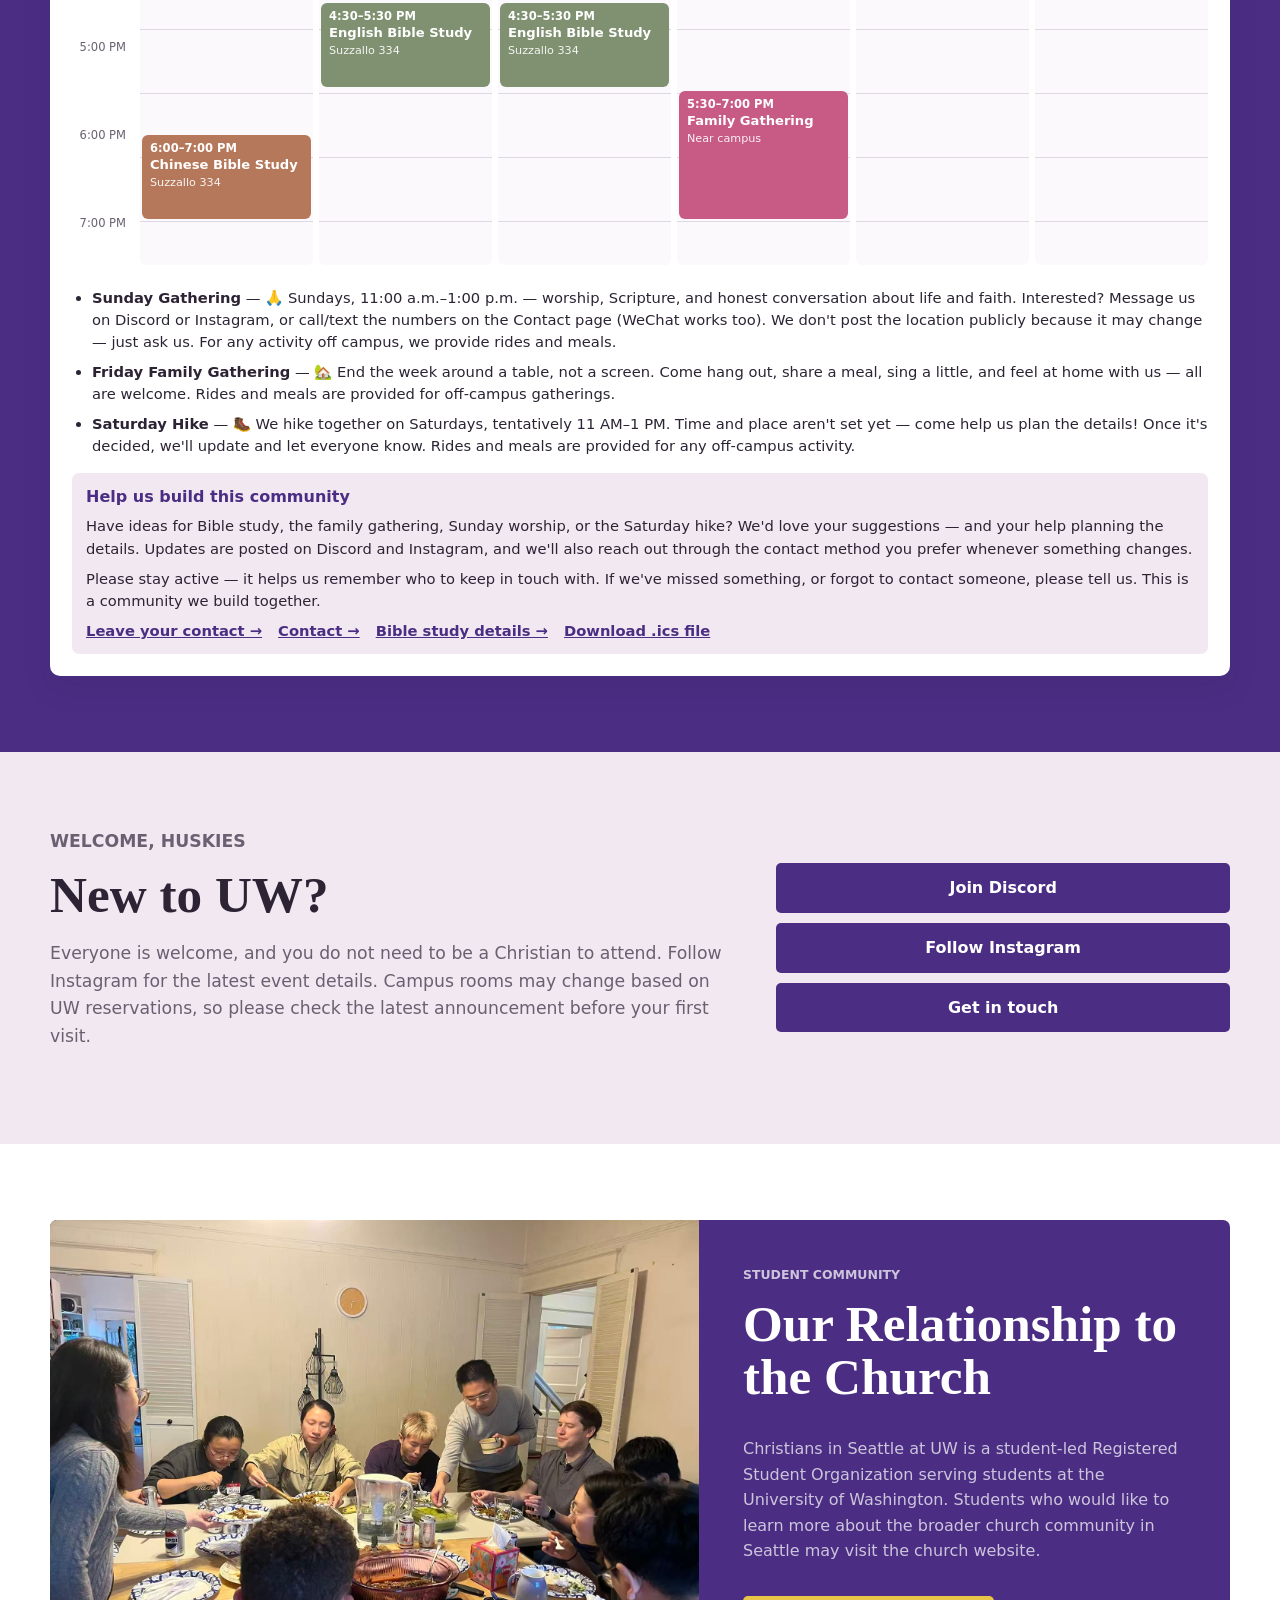
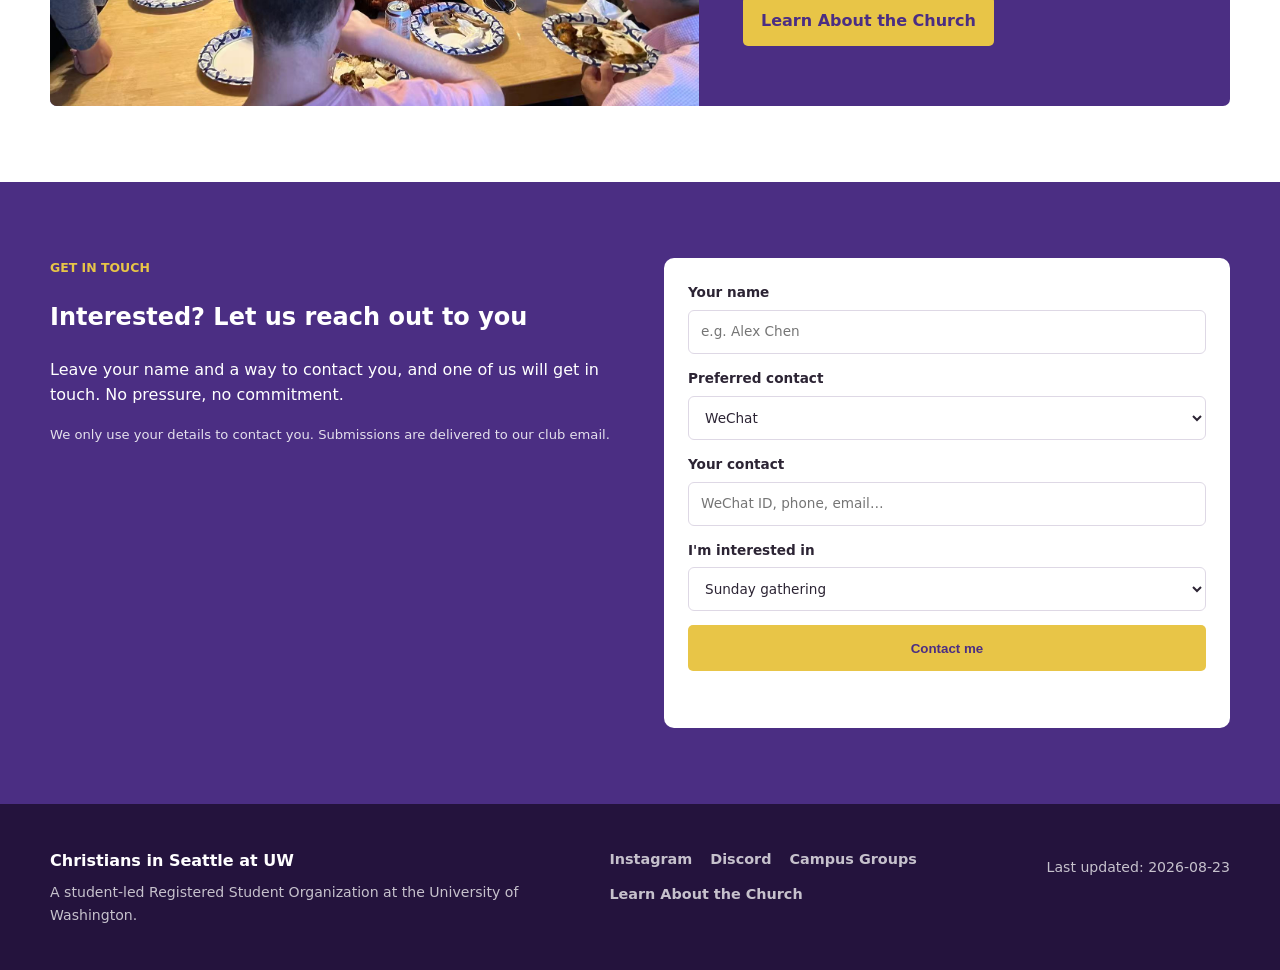
<file: new-students.html>
<!doctype html>
<html lang="en">
<head>
  <meta charset="utf-8">
  <meta name="viewport" content="width=device-width, initial-scale=1">
  <title>Redirecting… | Christians in Seattle at UW</title>
  <meta http-equiv="refresh" content="0; url=index.html">
  <meta name="robots" content="noindex">
  <link rel="canonical" href="https://christiansinseattle.org/index.html">
  <script>location.replace("index.html" + location.hash);</script>
</head>
<body><p><a href="index.html">Continue</a></p></body>
</html>
</file>
<file: css/site.css>
body {
  overflow-x: hidden;
}

:root {
  --ink: #2c2434;
  --muted: #696171;
  --paper: #f8f5f8;
  --white: #ffffff;
  --evergreen: #4b2e83;
  --evergreen-2: #2d1b4e;
  --gold: #e8c547;
  --gold-dark: #6a5600;
  --sky: #3f7cac;
  --rose: #c85a86;
  --violet: #4b2e83;
  --blue: #356f9f;
  --line: #ded8e5;
  --shadow: 0 12px 28px rgba(45, 27, 78, 0.13);
}

* {
  box-sizing: border-box;
}

[hidden] {
  display: none !important;
}

html {
  scroll-behavior: smooth;
}

body {
  margin: 0;
  color: var(--ink);
  background: var(--paper);
  font-family: Inter, ui-sans-serif, system-ui, -apple-system, BlinkMacSystemFont, "Segoe UI", sans-serif;
  line-height: 1.6;
}

body,
button,
a {
  letter-spacing: 0;
}

a {
  color: inherit;
}

img {
  display: block;
  max-width: 100%;
}

button,
a {
  -webkit-tap-highlight-color: transparent;
}

:focus-visible {
  outline: 3px solid var(--gold);
  outline-offset: 3px;
}

.skip-link {
  position: fixed;
  top: 8px;
  left: 8px;
  z-index: 100;
  transform: translateY(-150%);
  background: var(--white);
  color: var(--evergreen);
  padding: 10px 14px;
  border-radius: 4px;
}

.skip-link:focus {
  transform: translateY(0);
}

.sr-only {
  position: absolute;
  width: 1px;
  height: 1px;
  padding: 0;
  margin: -1px;
  overflow: hidden;
  clip: rect(0, 0, 0, 0);
  white-space: nowrap;
  border: 0;
}

.site-header {
  position: sticky;
  top: 0;
  z-index: 50;
  border-bottom: 1px solid rgba(255, 255, 255, 0.16);
  background: var(--evergreen);
  color: var(--white);
}

.nav-shell {
  width: min(1180px, calc(100% - 32px));
  min-height: 72px;
  margin: 0 auto;
  display: grid;
  grid-template-columns: minmax(240px, 1fr) auto auto;
  align-items: center;
  gap: 16px;
}

.brand {
  min-width: 0;
  display: inline-flex;
  align-items: center;
  gap: 11px;
  text-decoration: none;
}

.brand-logo {
  width: 46px;
  height: 46px;
  flex: 0 0 46px;
  border: 2px solid rgba(255, 255, 255, 0.84);
  border-radius: 50%;
  object-fit: cover;
}

.brand strong,
.brand small {
  display: block;
}

.brand strong {
  overflow: hidden;
  text-overflow: ellipsis;
  white-space: nowrap;
  font-size: 0.95rem;
}

.brand small {
  color: rgba(255, 255, 255, 0.68);
  font-size: 0.69rem;
}

.primary-nav {
  display: flex;
  align-items: center;
  gap: 2px;
}

.nav-link {
  padding: 9px 8px;
  border-radius: 4px;
  color: rgba(255, 255, 255, 0.76);
  font-size: 0.8rem;
  font-weight: 700;
  text-decoration: none;
  white-space: nowrap;
}

.nav-link:hover,
.nav-link.is-active {
  color: var(--white);
  background: rgba(255, 255, 255, 0.12);
}

.language-button,
.icon-button {
  border: 1px solid rgba(255, 255, 255, 0.38);
  background: transparent;
  color: var(--white);
  cursor: pointer;
}

.language-button {
  min-width: 48px;
  min-height: 38px;
  border-radius: 4px;
  font-weight: 800;
}

.icon-button {
  display: none;
  width: 42px;
  height: 42px;
  border-radius: 4px;
}

.icon-button span {
  width: 20px;
  height: 2px;
  margin: 4px auto;
  display: block;
  background: currentColor;
}

.hero {
  position: relative;
  min-height: min(690px, calc(100vh - 72px));
  display: grid;
  align-items: center;
  color: var(--white);
  background-color: var(--evergreen);
  background-image: url("../images/hero/87941d06-473b-4a57-8537-38b1753b026d.jpg");
  background-position: center 48%;
  background-size: cover;
  overflow: hidden;
}

.hero::before {
  position: absolute;
  inset: 0;
  content: "";
  background: rgba(33, 18, 57, 0.64);
}

.hero-shell {
  position: relative;
  z-index: 1;
  width: min(880px, calc(100% - 32px));
  margin: 0 auto;
  padding: 88px 0 64px;
  display: flex;
  flex-direction: column;
  align-items: center;
  text-align: center;
}

.hero-logo-center {
  width: 108px;
  height: 108px;
  margin-bottom: 24px;
  border: 3px solid rgba(255, 255, 255, 0.82);
  border-radius: 50%;
  object-fit: cover;
  box-shadow: 0 18px 36px rgba(0, 0, 0, 0.25);
}

.eyebrow {
  margin: 0 0 12px;
  color: var(--gold-dark);
  font-size: 0.78rem;
  font-weight: 900;
  text-transform: uppercase;
}

.hero .eyebrow {
  color: var(--gold);
}

.hero h1 {
  max-width: 900px;
  margin: 0;
  font-family: Georgia, "Times New Roman", serif;
  font-size: clamp(3.2rem, 8vw, 7.2rem);
  line-height: 0.96;
  font-weight: 700;
}

.hero-description {
  max-width: 700px;
  margin: 28px 0 0;
  color: rgba(255, 255, 255, 0.88);
  font-size: clamp(1.25rem, 2.8vw, 1.85rem);
  font-weight: 500;
  line-height: 1.45;
}

.hero-actions {
  margin-top: 34px;
  display: flex;
  flex-wrap: wrap;
  justify-content: center;
  gap: 10px;
}

.hero-signal {
  align-self: stretch;
  min-height: 370px;
  display: flex;
  flex-direction: column;
  justify-content: flex-end;
  border-left: 1px solid rgba(255, 255, 255, 0.22);
  padding-left: 32px;
}

.hero-logo {
  width: min(220px, 100%);
  aspect-ratio: 1;
  margin-bottom: auto;
  border: 3px solid rgba(255, 255, 255, 0.82);
  border-radius: 50%;
  object-fit: cover;
  box-shadow: 0 18px 36px rgba(0, 0, 0, 0.25);
}

.hero-signal strong {
  display: block;
  color: var(--gold);
  font-family: Georgia, "Times New Roman", serif;
  font-size: 4.6rem;
  line-height: 0.9;
}

.hero-signal span {
  display: block;
  margin-top: 14px;
  color: rgba(255, 255, 255, 0.72);
  font-size: 0.82rem;
  font-weight: 800;
  text-transform: uppercase;
}

.button,
.calendar-link,
.text-link {
  display: inline-flex;
  align-items: center;
  justify-content: center;
  gap: 8px;
  font-weight: 800;
  text-decoration: none;
}

.button {
  min-height: 46px;
  padding: 11px 17px;
  border: 1px solid transparent;
  border-radius: 5px;
}

.button-primary {
  color: var(--evergreen);
  background: var(--gold);
}

.button-secondary {
  color: var(--white);
  border-color: rgba(255, 255, 255, 0.55);
  background: transparent;
}

.button-dark {
  color: var(--white);
  background: var(--evergreen);
}

.button-light {
  color: var(--evergreen);
  background: var(--white);
}

.button:hover {
  transform: translateY(-1px);
}

.section {
  padding: 76px 0;
}

.section-white {
  background: var(--white);
}

.section-dark {
  color: var(--white);
  background: var(--evergreen);
}

.section-accent {
  background: #f1e8f1;
}

.section-rose {
  background: #fbeef3;
}

.shell {
  width: min(1180px, calc(100% - 32px));
  margin: 0 auto;
}

.section-heading {
  max-width: 760px;
  margin-bottom: 34px;
}

.section-heading h2,
.page-hero h1 {
  margin: 0;
  font-family: Georgia, "Times New Roman", serif;
  font-size: clamp(2rem, 5vw, 4.2rem);
  line-height: 1.05;
}

.section-heading p,
.page-hero p {
  margin: 14px 0 0;
  color: var(--muted);
  font-size: 1.05rem;
}

.section-dark .section-heading p {
  color: rgba(255, 255, 255, 0.7);
}

.section-heading-row {
  display: flex;
  align-items: end;
  justify-content: space-between;
  gap: 24px;
}

.schedule-actions {
  max-width: 520px;
  display: flex;
  flex-wrap: wrap;
  justify-content: flex-end;
  gap: 10px;
}

.page-hero {
  padding: 86px 0 58px;
  color: var(--white);
  background: var(--evergreen);
}

.page-hero p {
  max-width: 720px;
  color: rgba(255, 255, 255, 0.74);
}

.activity-grid,
.resource-grid,
.info-grid {
  display: grid;
  grid-template-columns: repeat(4, minmax(0, 1fr));
  gap: 16px;
}

.activity-card,
.resource-card,
.info-card {
  min-height: 210px;
  padding: 25px;
  border: 1px solid var(--line);
  border-radius: 7px;
  background: var(--white);
}

.activity-card:nth-child(2) {
  border-top: 4px solid var(--sky);
}

.activity-card:nth-child(3) {
  border-top: 4px solid var(--rose);
}

.activity-card:nth-child(4) {
  border-top: 4px solid var(--gold);
}

.activity-card:first-child {
  border-top: 4px solid var(--evergreen-2);
}

.activity-index {
  color: var(--muted);
  font-size: 0.76rem;
  font-weight: 900;
}

.activity-card h3,
.resource-card h3,
.info-card h3,
.event-card h3 {
  margin: 32px 0 8px;
  font-size: 1.2rem;
  line-height: 1.25;
}

.activity-card p,
.resource-card p,
.info-card p,
.event-card p {
  color: var(--muted);
}

.schedule-grid {
  display: grid;
  grid-template-columns: repeat(2, minmax(0, 1fr));
  gap: 14px;
}

.event-card {
  min-height: 332px;
  padding: 26px;
  display: flex;
  flex-direction: column;
  border: 1px solid rgba(255, 255, 255, 0.22);
  border-radius: 7px;
  background: rgba(255, 255, 255, 0.06);
}

.event-card.is-next {
  grid-column: 1 / -1;
  border-color: var(--gold);
  border-left-width: 6px;
  background: rgba(255, 255, 255, 0.11);
}

.section-white .event-card.is-next,
.section-accent .event-card.is-next,
.section-rose .event-card.is-next {
  border-color: var(--violet);
  background: #fbf9ff;
}

.event-card-top {
  display: flex;
  align-items: start;
  justify-content: space-between;
  gap: 16px;
}

.status-row {
  display: flex;
  flex-wrap: wrap;
  justify-content: flex-end;
  gap: 6px;
}

.status-badge {
  min-height: 26px;
  padding: 4px 12px;
  display: inline-flex;
  align-items: center;
  border: 1px solid currentColor;
  border-radius: 999px;
  font-size: 0.7rem;
  font-weight: 900;
  line-height: 1;
  text-transform: uppercase;
}

.status-upcoming {
  color: #aee8cc;
}

.status-today {
  color: var(--gold);
}

.status-past {
  color: #c3cec8;
}

.status-tbc {
  color: #b8d9ff;
}

.status-cancelled {
  color: #ffb4be;
}

.section-white .status-upcoming,
.section-accent .status-upcoming,
.section-rose .status-upcoming {
  color: var(--evergreen-2);
}

.section-white .status-today,
.section-accent .status-today,
.section-rose .status-today {
  color: var(--gold-dark);
}

.section-white .status-past,
.section-accent .status-past,
.section-rose .status-past {
  color: var(--muted);
}

.section-white .status-tbc,
.section-accent .status-tbc,
.section-rose .status-tbc {
  color: var(--blue);
}

.section-white .status-cancelled,
.section-accent .status-cancelled,
.section-rose .status-cancelled {
  color: var(--rose);
}

.section-white .event-card,
.section-accent .event-card,
.section-rose .event-card {
  border-color: var(--line);
  background: var(--white);
  box-shadow: var(--shadow);
}

.event-date {
  margin: 0;
  color: var(--gold) !important;
  font-size: 0.8rem;
  font-weight: 900;
  text-transform: uppercase;
}

.section-white .event-date,
.section-accent .event-date,
.section-rose .event-date {
  color: var(--gold-dark) !important;
}

.event-card h3 {
  margin-top: 12px;
  color: inherit;
  font-size: 1.38rem;
}

.section-dark .event-card > p:not(.event-date) {
  color: rgba(255, 255, 255, 0.72);
}

.event-details {
  margin: auto 0 20px;
  padding-top: 20px;
  display: grid;
  gap: 10px;
}

.event-details div {
  display: grid;
  grid-template-columns: 74px 1fr;
  gap: 10px;
}

.event-details dt {
  color: var(--gold);
  font-size: 0.76rem;
  font-weight: 900;
  text-transform: uppercase;
}

.section-white .event-details dt,
.section-accent .event-details dt,
.section-rose .event-details dt {
  color: var(--gold-dark);
}

.event-details dd {
  margin: 0;
  font-size: 0.9rem;
}

.calendar-link {
  width: fit-content;
  color: var(--gold);
  font-size: 0.88rem;
}

.calendar-actions {
  display: flex;
  flex-wrap: wrap;
  gap: 10px 18px;
}

.section-white .calendar-link,
.section-accent .calendar-link,
.section-rose .calendar-link {
  color: var(--evergreen);
}

.split-panel {
  display: grid;
  grid-template-columns: 1.2fr 0.8fr;
  gap: 46px;
  align-items: center;
}

.split-panel h2 {
  margin: 0 0 16px;
  font-family: Georgia, "Times New Roman", serif;
  font-size: clamp(2rem, 4vw, 3.7rem);
  line-height: 1.08;
}

.split-panel p {
  color: var(--muted);
  font-size: 1.08rem;
}

.photo-strip {
  display: grid;
  grid-template-columns: 1.1fr 0.9fr;
  min-height: 430px;
  overflow: hidden;
  border-radius: 7px;
  background: var(--evergreen);
}

.photo-strip > img {
  width: 100%;
  height: 100%;
  min-height: 430px;
  object-fit: cover;
}

.photo-strip-copy {
  padding: 44px;
  display: flex;
  flex-direction: column;
  justify-content: center;
  color: var(--white);
}

.photo-strip-copy h2 {
  margin: 0 0 16px;
  font-family: Georgia, "Times New Roman", serif;
  font-size: clamp(2rem, 4vw, 3.6rem);
  line-height: 1.05;
}

.photo-strip-copy p {
  color: rgba(255, 255, 255, 0.72);
}

.action-stack {
  display: grid;
  gap: 10px;
}

.notice {
  padding: 18px 20px;
  border-left: 5px solid var(--gold);
  background: var(--white);
  color: var(--ink);
}

.inline-status {
  width: fit-content;
  margin: 18px 0 0;
  padding: 7px 10px;
  border-left: 3px solid var(--blue);
  color: rgba(255, 255, 255, 0.76);
  background: rgba(47, 111, 143, 0.2);
  font-size: 0.85rem;
  font-weight: 800;
}

.inline-status-dark {
  color: var(--ink);
  background: var(--white);
}

.social-qr-layout {
  display: grid;
  grid-template-columns: 1fr minmax(220px, 330px);
  align-items: center;
  gap: 48px;
}

.social-preview {
  position: relative;
  display: inline-flex;
  min-width: 0;
}

.social-preview > .button {
  width: 100%;
}

.social-preview-card {
  position: absolute;
  bottom: calc(100% + 12px);
  left: 50%;
  z-index: 40;
  width: min(320px, calc(100vw - 32px));
  padding: 12px;
  display: grid;
  grid-template-columns: 88px minmax(0, 1fr);
  gap: 12px;
  visibility: hidden;
  border: 1px solid var(--line);
  border-radius: 7px;
  color: var(--ink);
  background: var(--white);
  box-shadow: 0 20px 44px rgba(24, 14, 42, 0.24);
  opacity: 0;
  transform: translate(-50%, 8px);
  transition: opacity 160ms ease, transform 160ms ease, visibility 160ms ease;
}

.social-preview:hover .social-preview-card,
.social-preview:focus-within .social-preview-card {
  visibility: visible;
  opacity: 1;
  transform: translate(-50%, 0);
}

.social-preview-card > img {
  width: 88px;
  height: 88px;
  border-radius: 5px;
  object-fit: cover;
}

.social-preview-copy {
  min-width: 0;
  display: flex;
  flex-direction: column;
  justify-content: center;
}

.social-preview-copy strong,
.social-preview-copy small,
.social-preview-copy a {
  display: block;
}

.social-preview-copy strong {
  color: var(--evergreen);
  font-size: 0.92rem;
}

.social-preview-copy small {
  margin-top: 5px;
  color: var(--muted);
  font-size: 0.76rem;
  line-height: 1.35;
}

.social-preview-copy a {
  width: fit-content;
  margin-top: 8px;
  color: var(--violet);
  font-size: 0.76rem;
  font-weight: 900;
  text-decoration: none;
}

.social-qr-layout h2 {
  margin: 0;
  font-family: Georgia, "Times New Roman", serif;
  font-size: clamp(2rem, 4vw, 3.8rem);
  line-height: 1.05;
}

.qr-card {
  margin: 0;
  padding: 18px;
  border: 3px solid var(--violet);
  border-radius: 7px;
  background: var(--white);
  box-shadow: var(--shadow);
}

.qr-card img {
  width: 100%;
  aspect-ratio: 1;
  object-fit: contain;
}

.qr-card figcaption {
  padding: 12px 6px 0;
  overflow-wrap: anywhere;
  color: var(--violet);
  font-weight: 900;
  text-align: center;
}

.prose {
  max-width: 800px;
}

.prose h2 {
  margin: 42px 0 12px;
  font-family: Georgia, "Times New Roman", serif;
  font-size: 2rem;
}

.prose h2:first-child {
  margin-top: 0;
}

.prose ul {
  padding-left: 22px;
}

.contact-list {
  display: grid;
  gap: 12px;
}

.contact-list a,
.contact-list p {
  min-height: 56px;
  margin: 0;
  padding: 15px 17px;
  display: flex;
  align-items: center;
  justify-content: space-between;
  border: 1px solid var(--line);
  border-radius: 6px;
  background: var(--white);
  font-weight: 800;
  text-decoration: none;
}

.empty-state {
  padding: 22px;
  border: 1px dashed #aebbb4;
  border-radius: 6px;
  color: var(--muted);
}

.media-placeholder {
  width: 100%;
  min-height: 260px;
  display: grid;
  place-items: center;
  border: 1px dashed #9cad9f;
  border-radius: 6px;
  color: var(--muted);
  background: #e9eeea;
}

.site-footer {
  padding: 44px 0;
  color: rgba(255, 255, 255, 0.74);
  background: #24133d;
}

.footer-shell {
  width: min(1180px, calc(100% - 32px));
  margin: 0 auto;
  display: grid;
  grid-template-columns: 1.3fr 1fr auto;
  gap: 30px;
  align-items: start;
}

.footer-shell strong {
  color: var(--white);
}

.footer-shell p {
  margin: 8px 0 0;
  font-size: 0.88rem;
}

.footer-links {
  display: flex;
  flex-wrap: wrap;
  gap: 12px 18px;
}

.text-link {
  color: inherit;
  font-size: 0.9rem;
}

.text-link:hover {
  color: var(--gold);
}

.footer-date {
  white-space: nowrap;
}

@media (max-width: 1040px) {
  .nav-shell {
    grid-template-columns: 1fr auto auto;
  }

  .icon-button {
    display: block;
  }

  .primary-nav {
    position: absolute;
    top: 72px;
    right: 0;
    left: 0;
    max-height: 0;
    padding: 0 16px;
    display: grid;
    overflow: hidden;
    background: var(--evergreen);
    transition: max-height 180ms ease, padding 180ms ease;
  }

  .primary-nav.is-open {
    max-height: 560px;
    padding-top: 10px;
    padding-bottom: 18px;
  }

  .nav-link {
    padding: 11px 12px;
  }

  .activity-grid,
  .resource-grid,
  .info-grid {
    grid-template-columns: repeat(2, minmax(0, 1fr));
  }
}

@media (max-width: 760px) {
  .nav-shell {
    width: min(100% - 24px, 1180px);
  }

  .brand strong {
    max-width: 170px;
  }

  .brand small {
    display: none;
  }

  .hero {
    min-height: 590px;
  }

  .hero-shell {
    grid-template-columns: 1fr;
    gap: 16px;
    padding-top: 24px;
    padding-bottom: 20px;
  }

  .hero h1 {
    font-size: clamp(2.7rem, 13vw, 4.2rem);
  }

  .hero-description {
    margin-top: 18px;
  }

  .hero-actions {
    margin-top: 22px;
    display: grid;
    grid-template-columns: repeat(2, minmax(0, 1fr));
  }

  .hero-actions .button {
    width: 100%;
    min-width: 0;
    padding-right: 10px;
    padding-left: 10px;
    font-size: 0.88rem;
    text-align: center;
  }

  .social-preview {
    width: 100%;
  }

  .social-preview-card {
    right: auto;
    left: 0;
    transform: translateY(8px);
  }

  .social-preview:hover .social-preview-card,
  .social-preview:focus-within .social-preview-card {
    transform: translateY(0);
  }

  .hero-signal {
    min-height: auto;
    padding: 14px 0 0;
    display: grid;
    grid-template-columns: 88px minmax(0, 1fr);
    grid-template-rows: auto auto;
    column-gap: 16px;
    align-items: end;
    border-top: 1px solid rgba(255, 255, 255, 0.22);
    border-left: 0;
  }

  .hero-signal strong {
    grid-column: 2;
    grid-row: 1;
    font-size: 2.7rem;
  }

  .hero-signal span {
    grid-column: 2;
    grid-row: 2;
    margin-top: 6px;
  }

  .section {
    padding: 58px 0;
  }

  .section-heading-row,
  .split-panel,
  .photo-strip,
  .social-qr-layout {
    display: grid;
    grid-template-columns: 1fr;
    align-items: start;
  }

  .photo-strip > img {
    min-height: 280px;
    max-height: 420px;
  }

  .photo-strip-copy {
    padding: 30px 24px;
  }

  .schedule-grid,
  .activity-grid,
  .resource-grid,
  .info-grid {
    grid-template-columns: 1fr;
  }

  .event-card {
    min-height: 0;
  }

  .event-card.is-next {
    grid-column: auto;
  }

  .schedule-actions {
    max-width: none;
    justify-content: flex-start;
  }

  .schedule-actions .button {
    flex: 1 1 190px;
  }

  .hero-logo {
    width: 88px;
    margin: 0;
    grid-column: 1;
    grid-row: 1 / 3;
  }

  .footer-shell {
    grid-template-columns: 1fr;
  }
}

@media (prefers-reduced-motion: reduce) {
  *,
  *::before,
  *::after {
    scroll-behavior: auto !important;
    transition: none !important;
  }
}


.guestbook-form-wrap {
    border: 1px solid var(--line);
    border-radius: 7px;
    overflow: hidden;
    background: var(--white);
    box-shadow: var(--shadow);
}

#guestbook-form-frame {
    width: 100%;
    height: 900px;
    border: 0;
    display: block;
}

.guestbook-list {
    margin-top: 16px;
    display: grid;
    gap: 16px;
}

.guestbook-entry {
    min-height: 0;
}

.guestbook-message {
    white-space: pre-wrap;
    word-break: break-word;
}

@media (max-width: 640px) {
    #guestbook-form-frame {
          height: 1100px;
    }
}

/* Feature pills — rounded tags matching the printed banner/flyer style */
.feature-pills {
  display: flex;
  flex-wrap: wrap;
  gap: 12px;
  margin: 24px 0;
}

.feature-pill {
  display: inline-flex;
  align-items: center;
  padding: 14px 24px;
  border-radius: 999px;
  background: rgba(255, 255, 255, 0.14);
  color: var(--white);
  font-weight: 800;
  font-size: 0.95rem;
  text-align: center;
  line-height: 1.2;
}

.section-white .feature-pill,
.section-accent .feature-pill {
  background: var(--evergreen);
  color: var(--white);
}

.event-photo-gallery {
    display: grid;
    grid-template-columns: repeat(auto-fit, minmax(140px, 1fr));
    gap: 8px;
    margin: 12px 0;
}

.event-photo {
    margin: 0;
    aspect-ratio: 4 / 3;
    overflow: hidden;
    border-radius: 12px;
}

.event-photo img {
    width: 100%;
    height: 100%;
    object-fit: cover;
    display: block;
}

/* ---- weekly timetable ---- */
.timetable-wrap {
  grid-column: 1 / -1;
  padding: 22px;
  border-radius: 10px;
  color: var(--ink);
  background: var(--white);
  box-shadow: var(--shadow);
}

.timetable {
  display: grid;
  grid-template-columns: 62px repeat(6, minmax(0, 1fr));
  grid-template-rows: 40px repeat(17, 44px);
  column-gap: 6px;
}

.tt-head {
  align-self: center;
  text-align: center;
  color: var(--evergreen);
  font-size: 0.95rem;
  font-weight: 800;
}

.tt-hour {
  padding-right: 8px;
  color: var(--muted);
  font-size: 0.72rem;
  text-align: right;
  transform: translateY(-7px);
}

.tt-col {
  border-radius: 6px;
  background-color: #fbf9fc;
  background-image: repeating-linear-gradient(to bottom, var(--line) 0 1px, transparent 1px 64px);
}

.tt-event {
  z-index: 1;
  margin: 2px;
  padding: 6px 8px;
  display: flex;
  flex-direction: column;
  gap: 2px;
  overflow: hidden;
  border-radius: 6px;
  color: var(--white);
  font-size: 0.72rem;
  line-height: 1.25;
}

.tt-event strong,
.tt-item strong {
  font-size: 0.82rem;
}

.tt-time {
  font-weight: 800;
}

.tt-event small,
.tt-item small {
  font-size: 0.7rem;
  opacity: 0.92;
}

.tt-reading-en { background: #7f9170; }
.tt-reading-zh { background: #b5785a; }
.tt-fellowship { background: var(--rose); }
.tt-hike { background: var(--blue); }
.tt-worship { background: var(--gold); color: #2b2100; }

.tt-agenda {
  position: absolute;
  width: 1px;
  height: 1px;
  overflow: hidden;
  clip: rect(0 0 0 0);
  white-space: nowrap;
}

.tt-notes {
  margin: 22px 0 0;
  padding-left: 20px;
  display: grid;
  gap: 8px;
  font-size: 0.92rem;
  line-height: 1.5;
}

.tt-join {
  margin: 16px 0 0;
  padding: 12px 14px;
  border-radius: 7px;
  background: #f1e8f1;
  font-size: 0.92rem;
  line-height: 1.5;
}

.tt-join h3 { margin: 0 0 6px; color: var(--evergreen); font-size: 1rem; }
.tt-join p { margin: 0 0 8px; }
.tt-join-links { display: flex; flex-wrap: wrap; gap: 6px 16px; margin: 4px 0 0 !important; }
.tt-event small { white-space: nowrap; overflow: hidden; text-overflow: ellipsis; }

.tt-join a {
  margin-left: 0;
  color: var(--violet);
  font-weight: 800;
  white-space: nowrap;
}

@media (max-width: 820px) {
  .timetable-wrap { padding: 14px; }
  .timetable { display: none; }
  .tt-agenda {
    position: static;
    width: auto;
    height: auto;
    overflow: visible;
    clip: auto;
    white-space: normal;
    display: grid;
  }
  .tt-day {
    padding: 12px 0;
    display: grid;
    grid-template-columns: 52px minmax(0, 1fr);
    gap: 10px;
    align-items: start;
    border-top: 1px solid var(--line);
  }
  .tt-day:first-child { border-top: 0; }
  .tt-day h3 { margin: 6px 0 0; color: var(--evergreen); font-size: 1rem; }
  .tt-day ul { margin: 0; padding: 0; display: grid; gap: 8px; list-style: none; }
  .tt-item {
    padding: 9px 12px;
    display: flex;
    flex-direction: column;
    gap: 2px;
    border-radius: 7px;
    color: var(--white);
    font-size: 0.8rem;
  }
  .tt-item.tt-worship { color: #2b2100; }
}

/* ---- interest form ---- */
.interest-layout {
  display: grid;
  grid-template-columns: minmax(0, 1fr) minmax(0, 1fr);
  gap: 48px;
  align-items: start;
}

.interest-layout .eyebrow { color: var(--gold); }

.interest-form {
  padding: 24px;
  display: grid;
  gap: 14px;
  border-radius: 10px;
  color: var(--ink);
  background: var(--white);
}

.interest-form label {
  display: grid;
  gap: 6px;
  font-size: 0.85rem;
  font-weight: 800;
}

.interest-form input,
.interest-form select {
  width: 100%;
  min-height: 44px;
  padding: 10px 12px;
  border: 1px solid var(--line);
  border-radius: 6px;
  color: var(--ink);
  background: var(--white);
  font: inherit;
  font-weight: 400;
}

.interest-form .hp-field {
  position: absolute;
  left: -9999px;
  width: 1px;
  height: 1px;
  opacity: 0;
}

.interest-form button[disabled] { opacity: 0.6; cursor: wait; }

.form-status { min-height: 1.3em; margin: 0; font-size: 0.88rem; font-weight: 700; }
.form-status[data-state="success"] { color: #1d6b3c; }
.form-status[data-state="error"] { color: #a02848; }
.form-status[data-state="info"] { color: var(--muted); }
.form-privacy { font-size: 0.82rem; opacity: 0.85; }
.contact-phones { display: contents; }

@media (max-width: 820px) {
  .interest-layout { grid-template-columns: minmax(0, 1fr); gap: 24px; }
  .interest-form { padding: 18px; }
}
</file>
<file: css/bible.css>
/* Bible Study page — matches the printed flyer: cream paper, watercolor-style leaves and blossoms */
.bible-page { background: #fcf9f2; color: #4a4547; font-family: Arvo, Georgia, "Times New Roman", serif; }
.bible-stage { position: relative; overflow: hidden; padding: 72px 20px 56px; }
.bible-inner { position: relative; z-index: 1; max-width: 640px; margin: 0 auto; text-align: center; }
.bible-stage .art { position: absolute; width: clamp(110px, 24vw, 260px); height: auto; opacity: .95; pointer-events: none; }
.art-tl { top: -6px; left: -10px; }
.art-tr { top: -10px; right: -6px; transform: scaleX(-1); }
.art-bl { bottom: -8px; left: -6px; transform: scaleY(-1); }
.art-br { bottom: -10px; right: -10px; transform: rotate(180deg); }
.bible-script { margin: 0; font-family: "Pinyon Script", "Snell Roundhand", cursive; font-size: clamp(2rem, 6vw, 3rem); line-height: 1.2; color: #4a4547; }
.bible-title { margin: 4px 0 34px; font-family: Bellefair, "Cormorant Garamond", Georgia, serif; font-weight: 400; font-size: clamp(3.4rem, 13vw, 6.6rem); line-height: .92; letter-spacing: .01em; text-transform: uppercase; color: #4a4547; }
.bible-title { word-spacing: 100vw; }
.bible-groups { display: grid; gap: 22px; margin-bottom: 30px; }
.bible-group h2 { margin: 0 0 10px; font-family: Arvo, Georgia, serif; font-size: .78rem; font-weight: 400; letter-spacing: .22em; text-transform: uppercase; color: #8b9777; }
.bible-slots { display: grid; grid-template-columns: 1fr 1fr; gap: 14px; }
.bible-slot { display: flex; flex-direction: column; gap: 4px; padding: 22px 12px; border-radius: 26px; background: #e8ece0; text-align: center; }
.bible-zh .bible-slot { background: #f1e3da; }
.bible-en h2 { color: #7f9170; }
.bible-zh h2 { color: #b5785a; }
.bible-note-strong { font-weight: 700; color: #4a4547; }
.bible-slot strong { font-size: 1.1rem; letter-spacing: .02em; }
.bible-slot span { font-size: 1rem; line-height: 1.35; }
.bible-copy { margin: 0 auto; max-width: 560px; font-size: 1.08rem; line-height: 1.7; }
.bible-copy strong { font-weight: 700; }
.bible-links { display: flex; flex-wrap: wrap; justify-content: center; gap: 10px; margin: 28px 0 0; }
.bible-button { display: inline-flex; align-items: center; min-height: 44px; padding: 0 20px; border-radius: 999px; border: 1.5px solid #8b9777; color: #4a4547; background: transparent; font-size: .9rem; text-decoration: none; }
.bible-button:hover, .bible-button:focus-visible { background: #8b9777; color: #fff; }
.bible-links .social-preview { display: inline-flex; width: auto; }
.bible-note { margin: 18px 0 0; font-size: .82rem; color: #7d7478; }
.bible-book { display: block; width: clamp(180px, 42vw, 280px); height: auto; margin: 30px auto 0; }
.bible-page .social-preview-card { color: #4a4547; }
@media (max-width: 520px) {
  .bible-stage { padding-top: 92px; }
  .bible-stage .art { width: 96px; }
  .bible-slot { padding: 18px 8px; border-radius: 22px; }
  .bible-slot span { font-size: .92rem; }
  .bible-stage .art { opacity: .8; }
}
html[lang^="zh"] .bible-script { font-family: "Songti SC", "Noto Serif SC", serif; letter-spacing: .3em; }
html[lang^="zh"] .bible-title { letter-spacing: .12em; }
</file>
